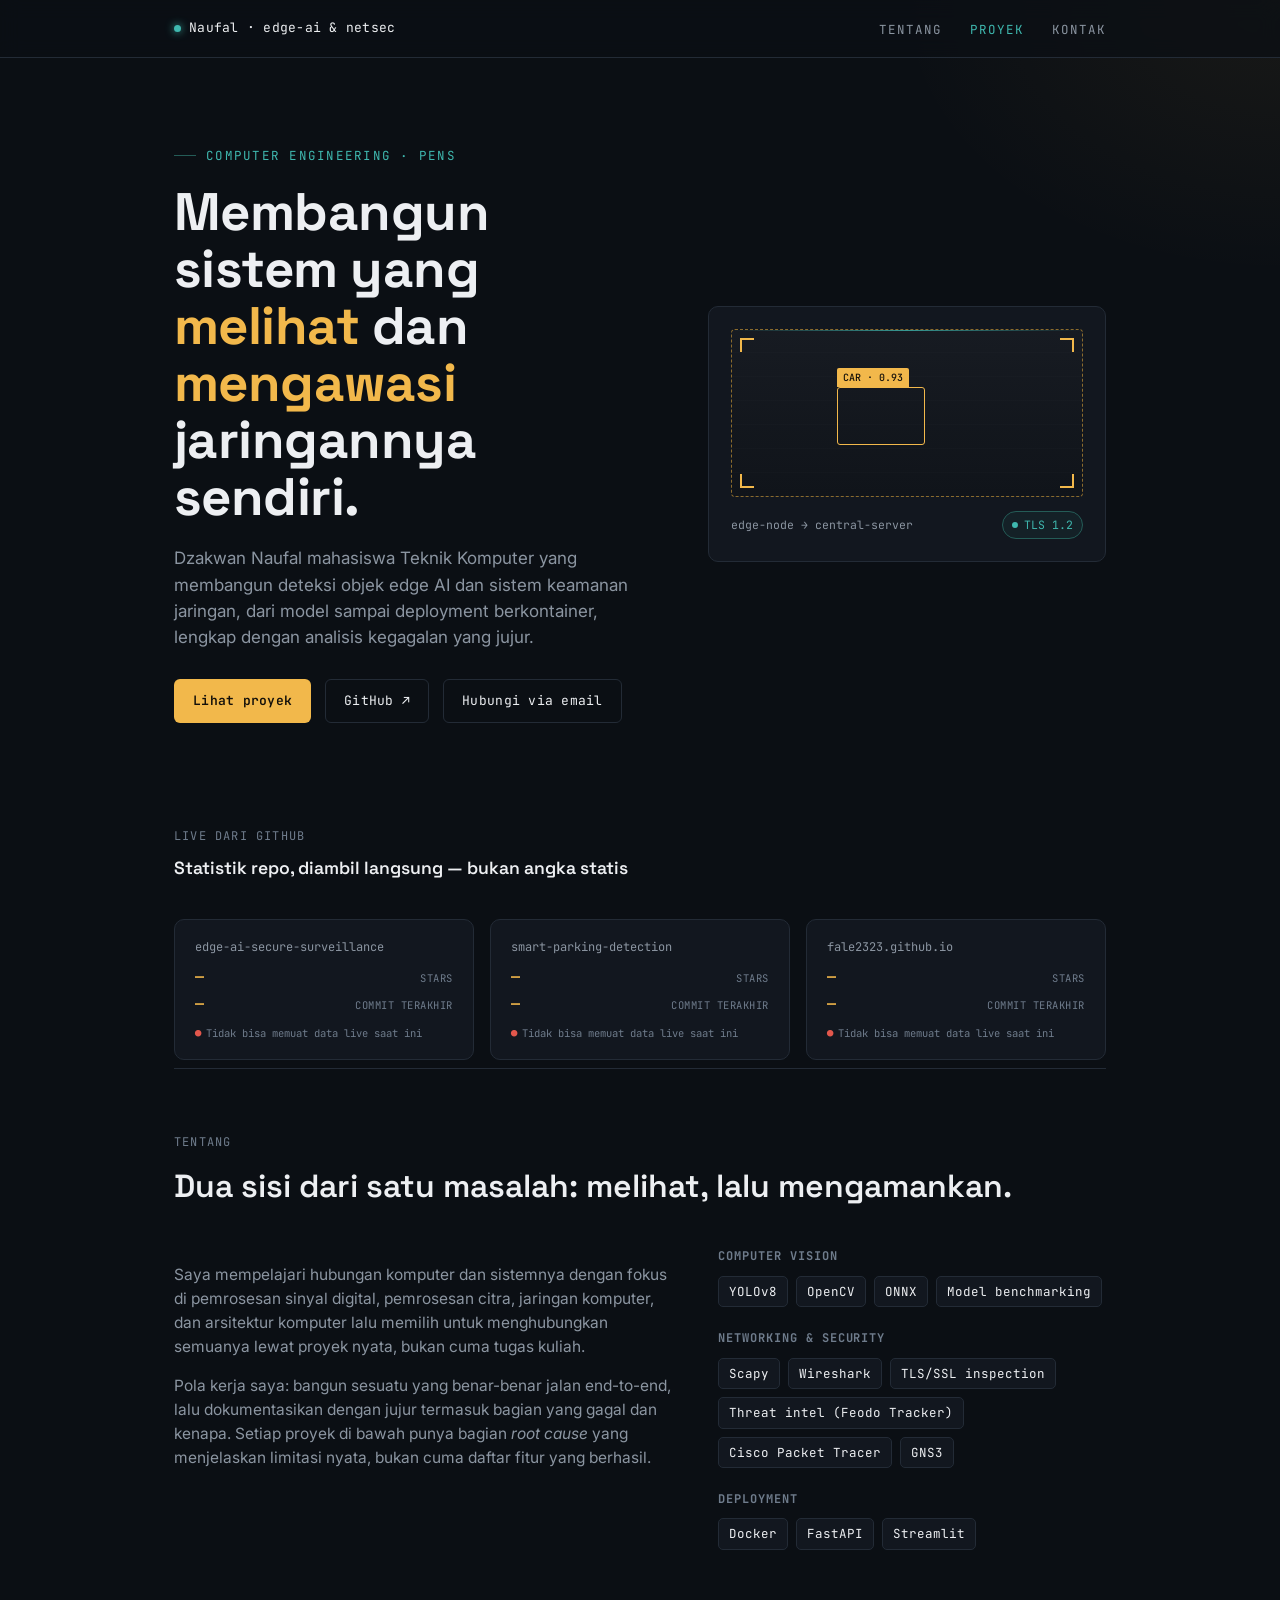
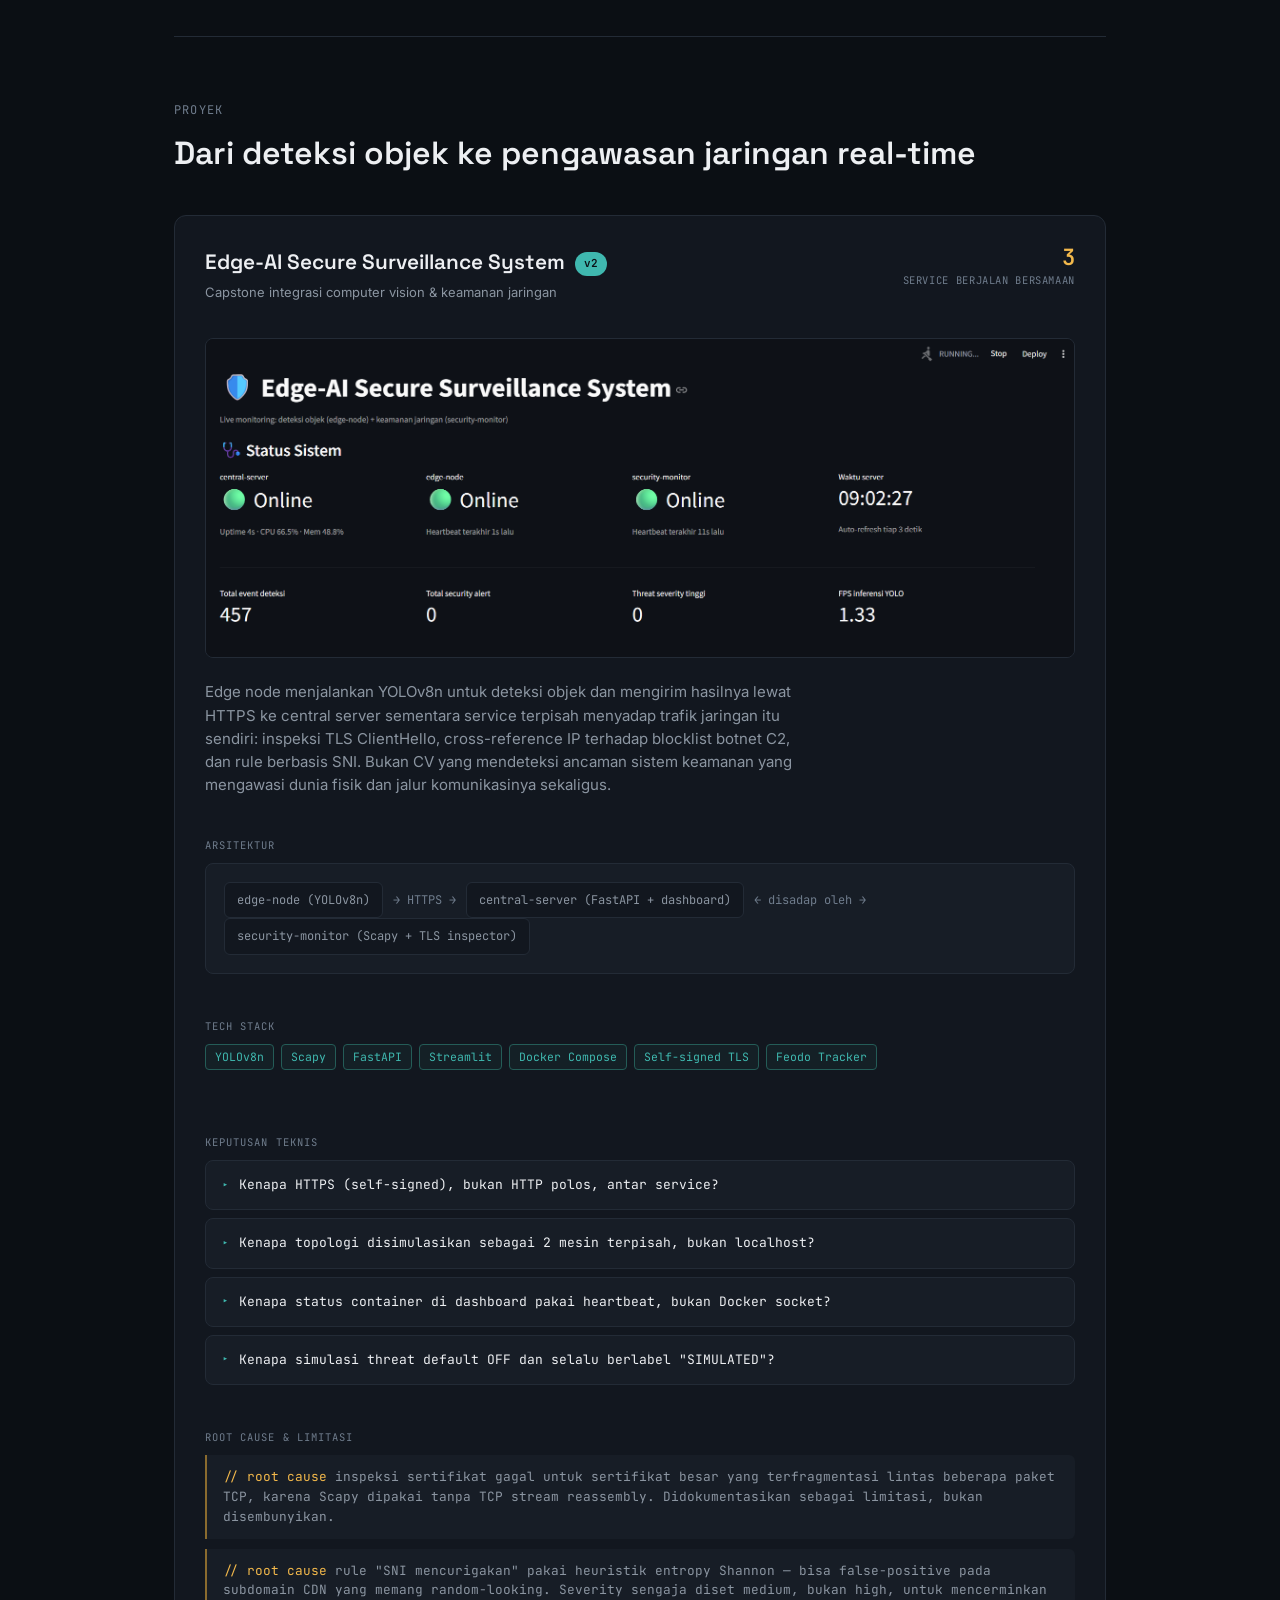
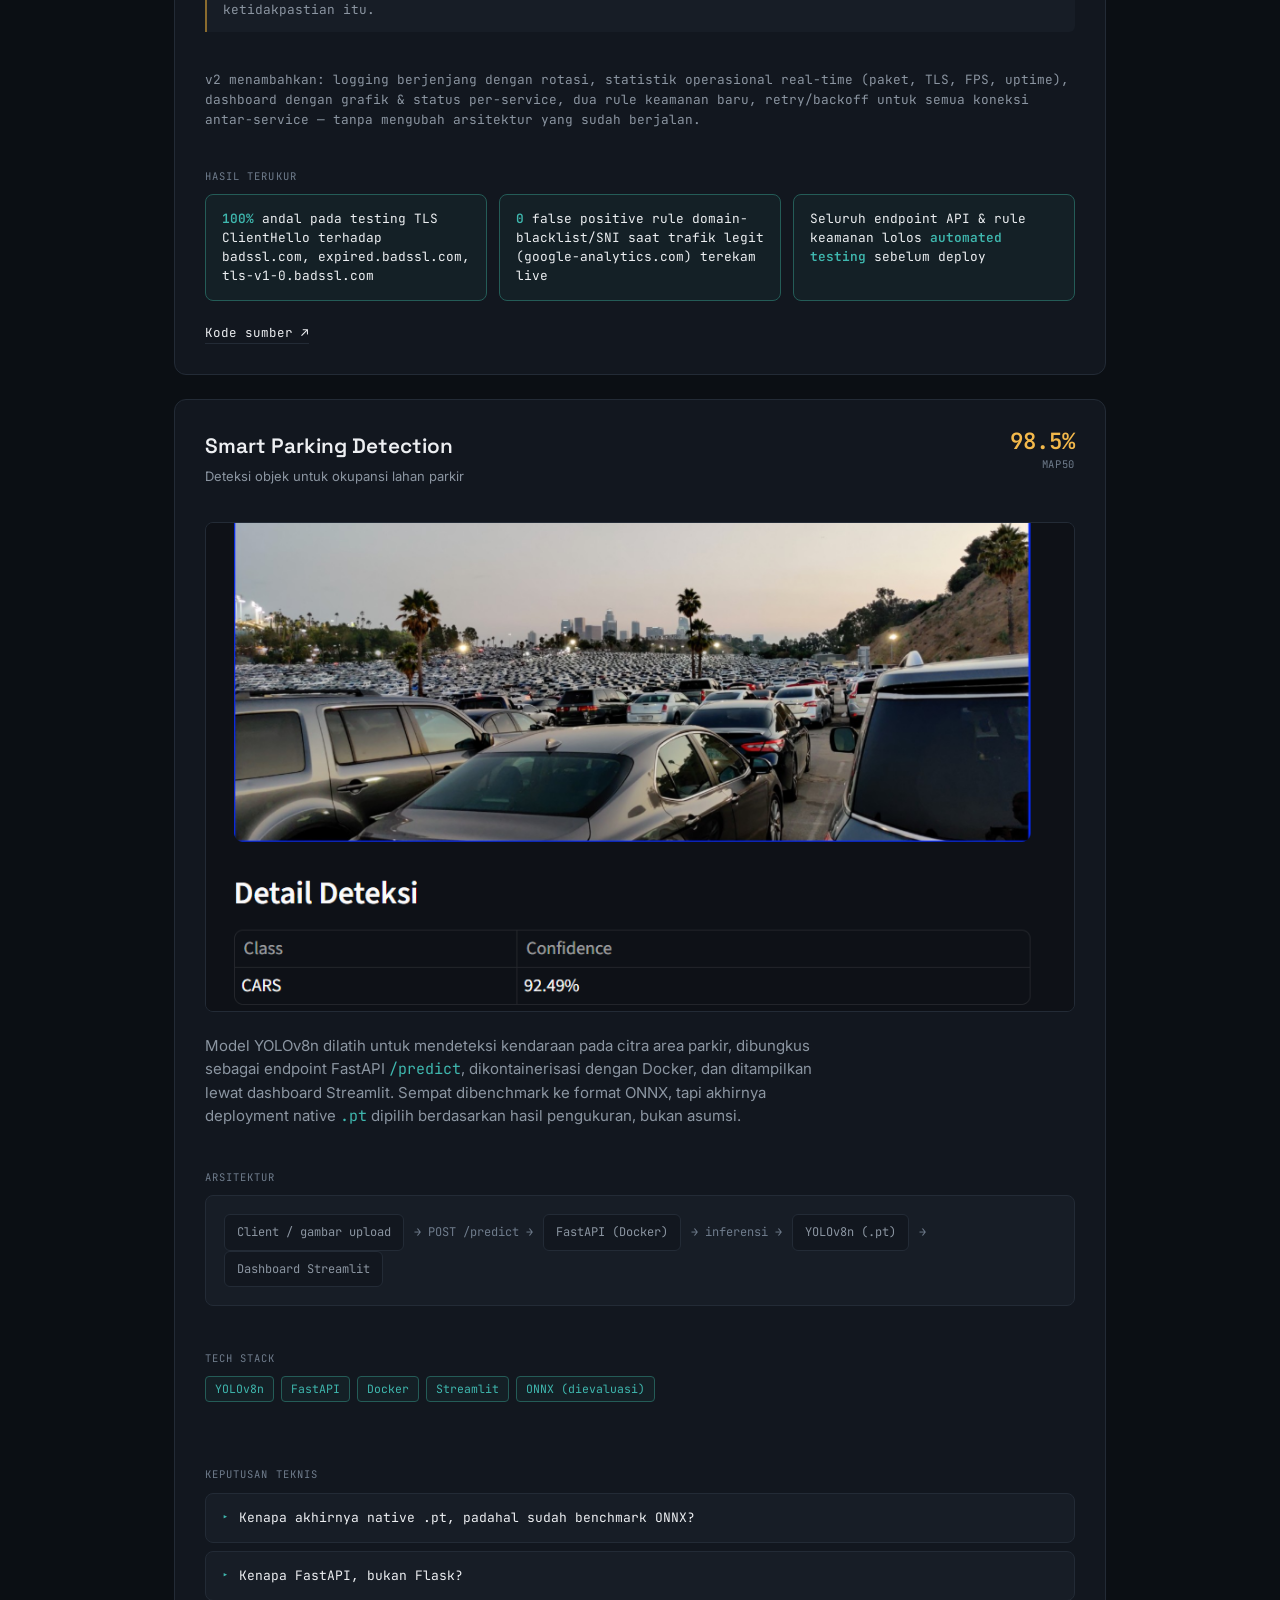
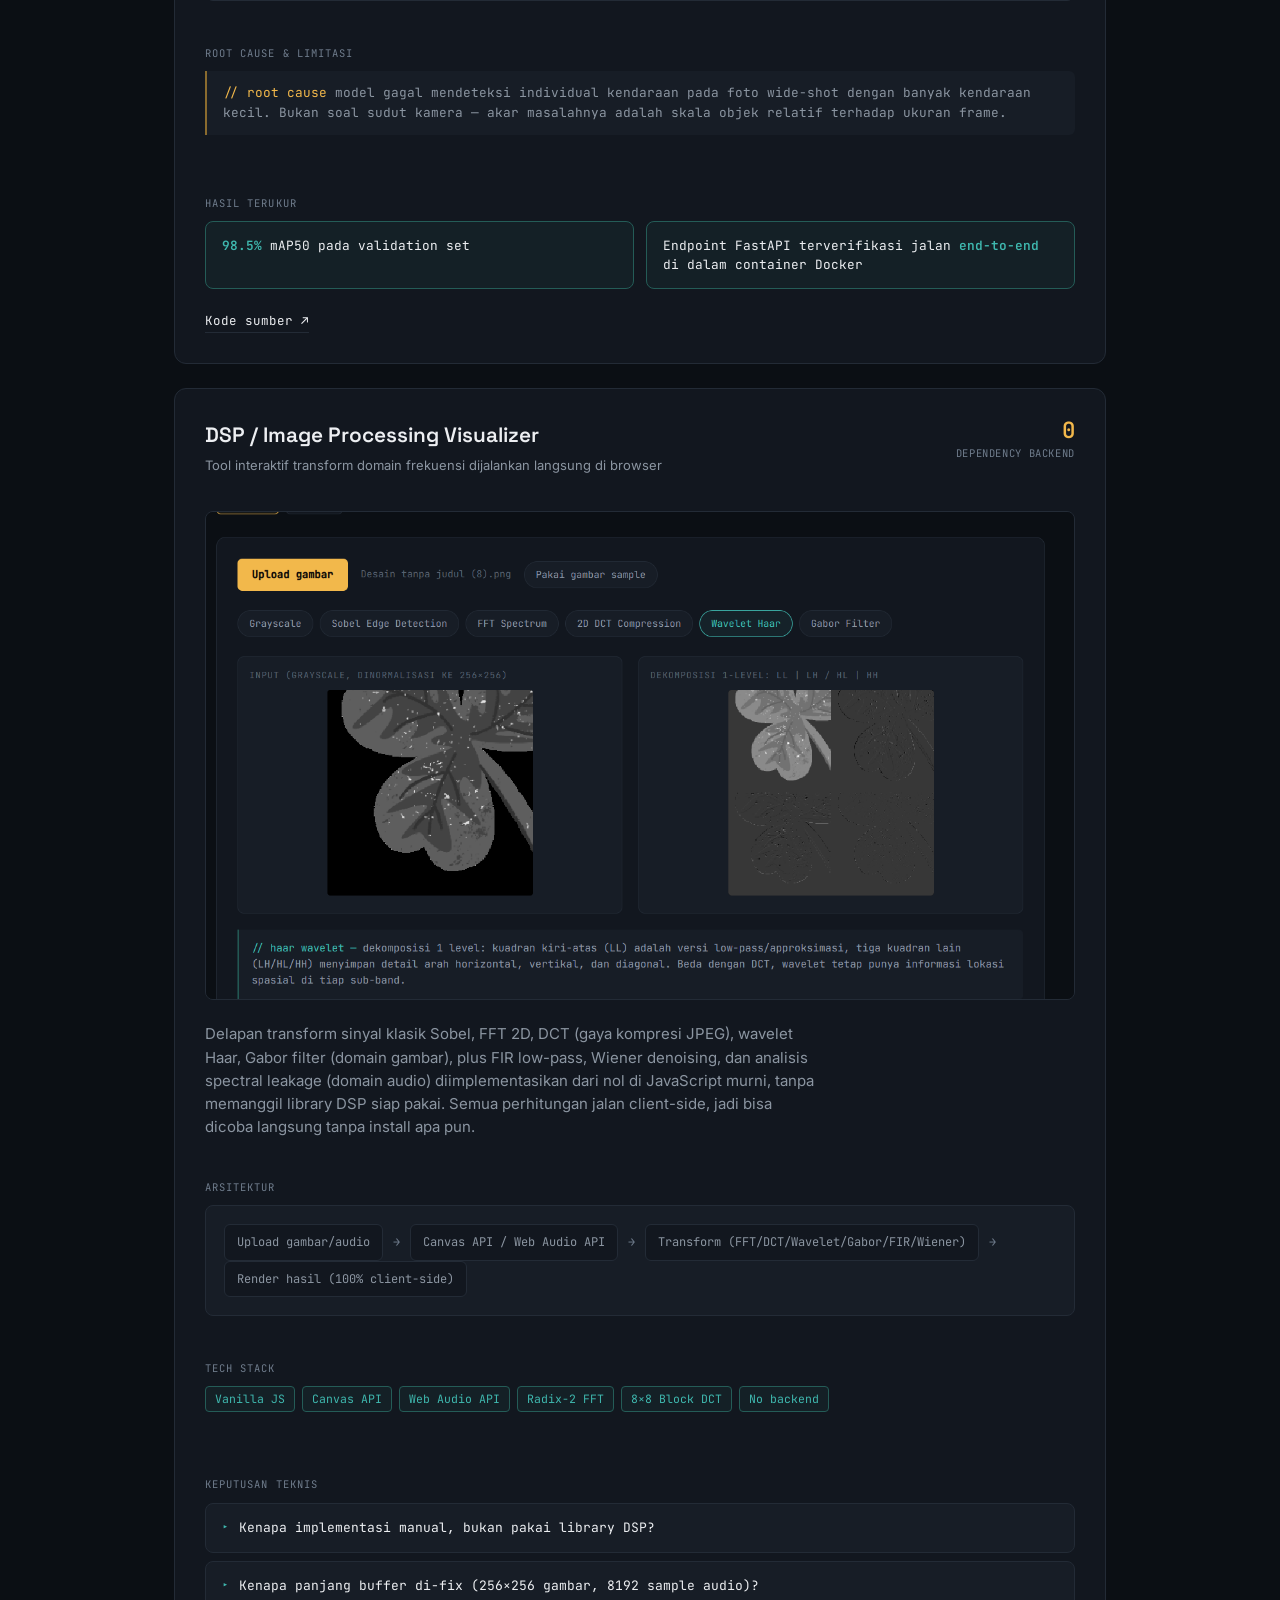
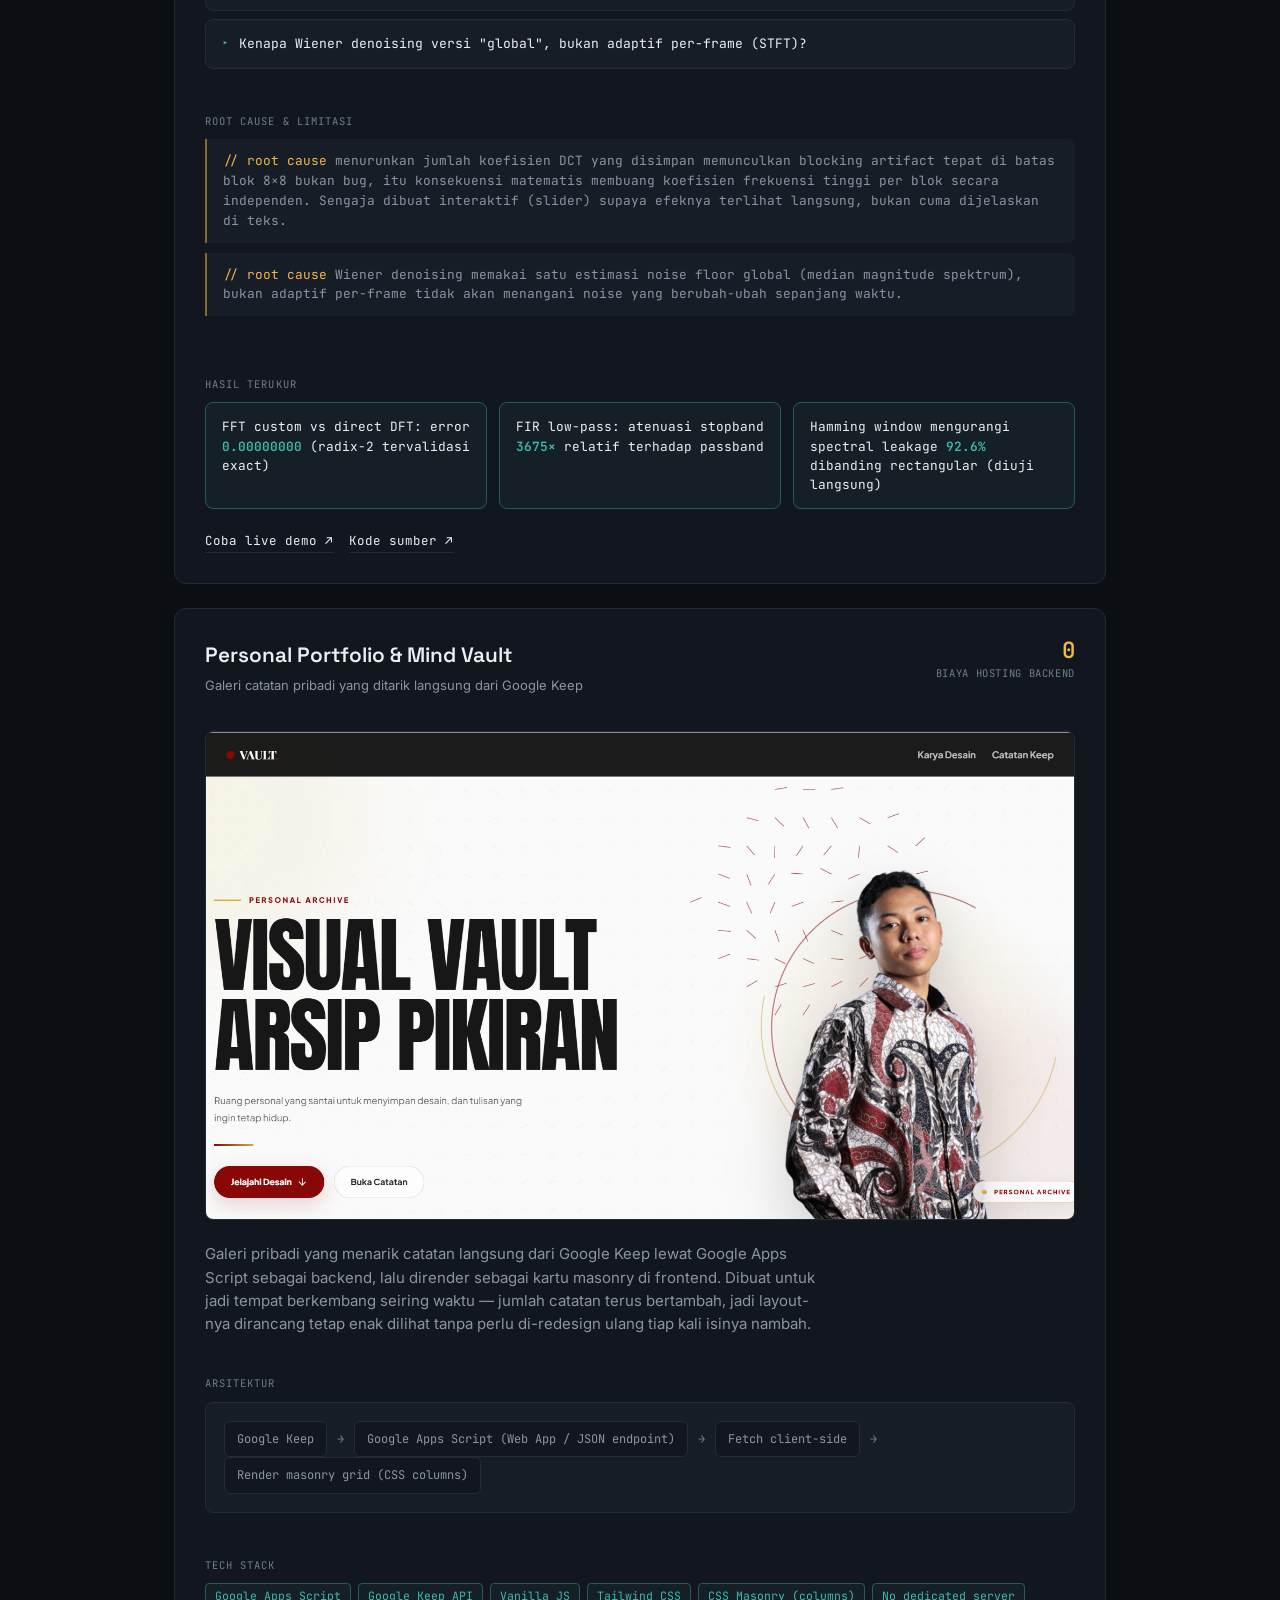
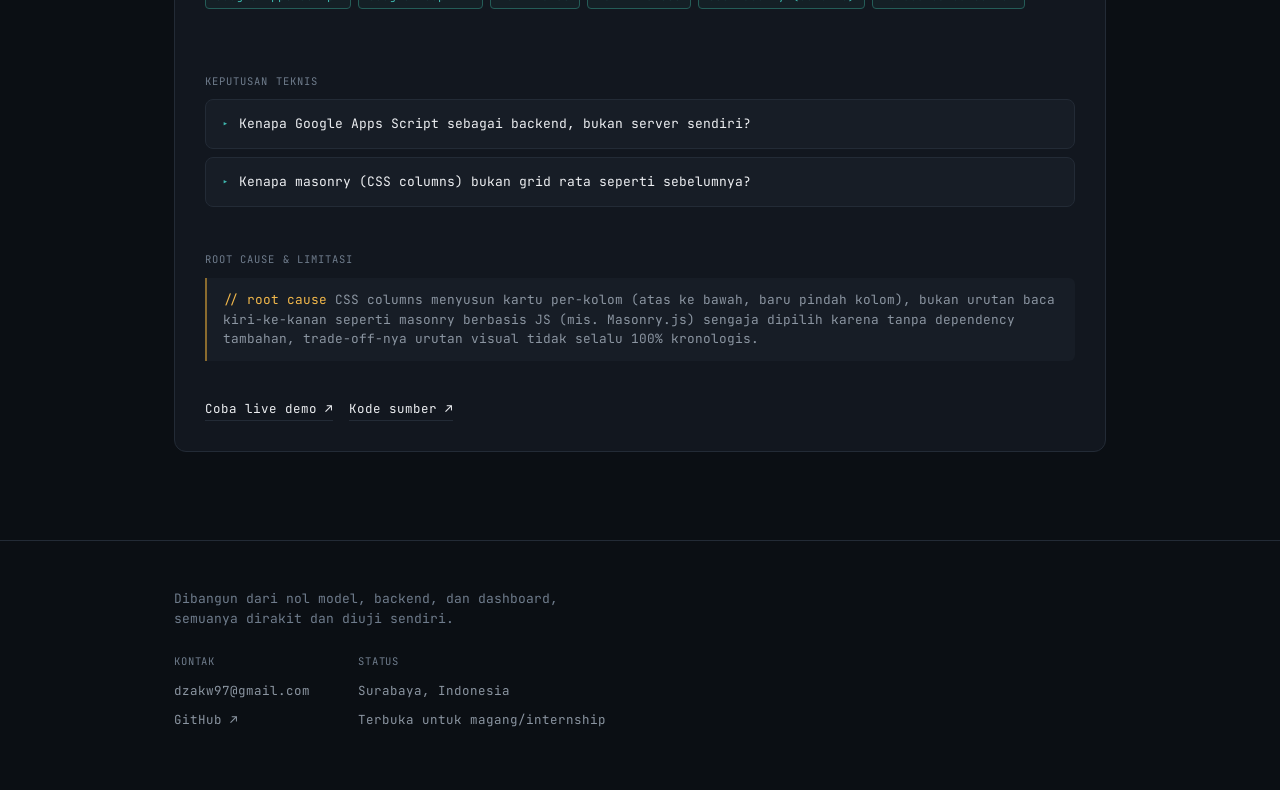
<file: index.html>
<!DOCTYPE html>
<html lang="id">
<head>
<meta charset="UTF-8">
<meta name="viewport" content="width=device-width, initial-scale=1.0">
<title>Dzakwan Naufal Computer Engineering / Edge AI &amp; Network Security</title>
<meta name="description" content="Portfolio Fale — Computer Engineering student. Proyek: deteksi objek edge AI dan sistem keamanan jaringan real-time.">
<link rel="canonical" href="https://fale2323.github.io/">
<link rel="icon" type="image/svg+xml" href="./assets/favicon.svg">

<!-- Open Graph -->
<meta property="og:type" content="website">
<meta property="og:title" content="Fale — Computer Engineering / Edge AI & Network Security">
<meta property="og:description" content="Proyek nyata: deteksi objek edge AI, sistem keamanan jaringan real-time, dan visualizer DSP interaktif — semua dengan root-cause analysis, bukan cuma daftar fitur.">
<meta property="og:url" content="https://fale2323.github.io/">
<meta property="og:image" content="https://fale2323.github.io/assets/edge-ai/hero.png">
<meta property="og:image:width" content="1824">
<meta property="og:image:height" content="671">
<meta property="og:site_name" content="Fale — Portfolio">
<meta property="og:locale" content="id_ID">

<!-- Twitter Card -->
<meta name="twitter:card" content="summary_large_image">
<meta name="twitter:title" content="Fale — Computer Engineering / Edge AI & Network Security">
<meta name="twitter:description" content="Proyek nyata: deteksi objek edge AI, sistem keamanan jaringan real-time, dan visualizer DSP interaktif.">
<meta name="twitter:image" content="https://fale2323.github.io/assets/edge-ai/hero.png">

<!-- Schema.org Person -->
<script type="application/ld+json">
{
  "@context": "https://schema.org",
  "@type": "Person",
  "name": "Fale",
  "url": "https://fale2323.github.io/",
  "jobTitle": "Computer Engineering Student",
  "affiliation": {
    "@type": "CollegeOrUniversity",
    "name": "Politeknik Elektronika Negeri Surabaya (PENS)"
  },
  "sameAs": ["https://github.com/fale2323"]
}
</script>
<link rel="preconnect" href="https://fonts.googleapis.com">
<link rel="preconnect" href="https://fonts.gstatic.com" crossorigin>
<link href="https://fonts.googleapis.com/css2?family=Space+Grotesk:wght@500;600;700&family=Inter:wght@400;500;600&family=JetBrains+Mono:wght@400;500&display=swap" rel="stylesheet">
<link rel="stylesheet" href="./assets/css/main.css">
</head>
<body>

<a href="#top" class="skip-link">Lewati ke konten utama</a>

<header class="nav">
  <div class="nav-inner">
    <a href="#top" class="nav-mark"><span class="dot"></span>Naufal · edge-ai & netsec</a>
    <button class="nav-toggle" id="nav-toggle" aria-expanded="false" aria-controls="nav-links-list" aria-label="Buka menu navigasi">
      <span class="nav-toggle-bar"></span><span class="nav-toggle-bar"></span><span class="nav-toggle-bar"></span>
    </button>
    <nav aria-label="Navigasi utama">
      <ul class="nav-links" id="nav-links-list">
        <li><a href="#about">Tentang</a></li>
        <li><a href="#projects">Proyek</a></li>
        <li><a href="#contact">Kontak</a></li>
      </ul>
    </nav>
  </div>
</header>

<main id="top" tabindex="-1">
  <div class="wrap">
    <section class="hero" style="border-top:none; padding-top:88px;">
      <div>
        <div class="eyebrow">Computer Engineering · PENS</div>
        <h1>Membangun sistem yang <span class="hl">melihat</span> dan <span class="hl">mengawasi</span> jaringannya sendiri.</h1>
        <p class="lede">Dzakwan Naufal mahasiswa Teknik Komputer yang membangun deteksi objek edge AI dan sistem keamanan jaringan, dari model sampai deployment berkontainer, lengkap dengan analisis kegagalan yang jujur.</p>
        <div class="hero-cta">
          <a class="btn btn-primary" href="#projects">Lihat proyek</a>
          <a class="btn btn-ghost" href="https://github.com/fale2323" target="_blank" rel="noopener">GitHub ↗</a>
          <a class="btn btn-ghost" href="mailto:dzakw97@gmail.com">Hubungi via email</a>
        </div>
      </div>

      <div class="signature" aria-hidden="true">
        <div class="sig-frame">
          <div class="sig-scan"></div>
          <span class="corner c-tl"></span><span class="corner c-tr"></span>
          <span class="corner c-bl"></span><span class="corner c-br"></span>
          <div class="sig-tag"></div>
        </div>
        <div class="sig-meta">
          <span>edge-node → central-server</span>
          <span class="sig-chip"><span class="dot"></span>TLS 1.2</span>
        </div>
      </div>
    </section>


    <section class="metrics-section reveal" aria-labelledby="live-metrics-heading">
      <div class="section-head">
        <div class="section-eyebrow">Live dari GitHub</div>
        <h2 class="section-title" id="live-metrics-heading" style="font-size:1.1rem;">Statistik repo, diambil langsung — bukan angka statis</h2>
      </div>
      <div class="metrics-grid" id="live-metrics-grid">
        <div class="metric-card" data-repo="fale2323/edge-ai-secure-surveillance">
          <div class="mc-name">edge-ai-secure-surveillance</div>
          <div class="mc-row"><span class="mc-val" data-field="stars">—</span><span class="mc-label">Stars</span></div>
          <div class="mc-row"><span class="mc-val" data-field="commit">—</span><span class="mc-label">Commit terakhir</span></div>
          <div class="mc-status" data-status aria-live="polite">memuat…</div>
        </div>
        <div class="metric-card" data-repo="fale2323/smart-parking-detection">
          <div class="mc-name">smart-parking-detection</div>
          <div class="mc-row"><span class="mc-val" data-field="stars">—</span><span class="mc-label">Stars</span></div>
          <div class="mc-row"><span class="mc-val" data-field="commit">—</span><span class="mc-label">Commit terakhir</span></div>
          <div class="mc-status" data-status aria-live="polite">memuat…</div>
        </div>
        <div class="metric-card" data-repo="fale2323/fale2323.github.io">
          <div class="mc-name">fale2323.github.io </div>
          <div class="mc-row"><span class="mc-val" data-field="stars">—</span><span class="mc-label">Stars</span></div>
          <div class="mc-row"><span class="mc-val" data-field="commit">—</span><span class="mc-label">Commit terakhir</span></div>
          <div class="mc-status" data-status aria-live="polite">memuat…</div>
        </div>
      </div>
    </section>

    <section id="about">
      <div class="section-head reveal">
        <div class="section-eyebrow">Tentang</div>
        <h2 class="section-title">Dua sisi dari satu masalah: melihat, lalu mengamankan.</h2>
      </div>
      <div class="about-grid">
        <div class="reveal">
          <p>Saya mempelajari hubungan komputer dan sistemnya dengan fokus di pemrosesan sinyal digital, pemrosesan citra, jaringan komputer, dan arsitektur komputer  lalu memilih untuk menghubungkan semuanya lewat proyek nyata, bukan cuma tugas kuliah.</p>
          <p>Pola kerja saya: bangun sesuatu yang benar-benar jalan end-to-end, lalu dokumentasikan dengan jujur termasuk bagian yang gagal dan kenapa. Setiap proyek di bawah punya bagian <em>root cause</em> yang menjelaskan limitasi nyata, bukan cuma daftar fitur yang berhasil.</p>
        </div>
        <div class="reveal">
          <div class="skill-block">
            <h4>Computer Vision</h4>
            <ul>
              <li>YOLOv8</li><li>OpenCV</li><li>ONNX</li><li>Model benchmarking</li>
            </ul>
            <h4>Networking &amp; Security</h4>
            <ul>
              <li>Scapy</li><li>Wireshark</li><li>TLS/SSL inspection</li><li>Threat intel (Feodo Tracker)</li><li>Cisco Packet Tracer</li><li>GNS3</li>
            </ul>
            <h4>Deployment</h4>
            <ul>
              <li>Docker</li><li>FastAPI</li><li>Streamlit</li>
            </ul>
          </div>
        </div>
      </div>
    </section>

    <section id="projects">
      <div class="section-head reveal">
        <div class="section-eyebrow">Proyek</div>
        <h2 class="section-title">Dari deteksi objek ke pengawasan jaringan real-time</h2>
      </div>

      <!-- Capstone: Edge-AI Secure Surveillance -->
      <article class="project reveal">
        <div class="project-top">
          <div>
            <h3 class="project-name">Edge-AI Secure Surveillance System<span class="v2-badge">v2</span></h3>
            <p class="project-role">Capstone integrasi computer vision &amp; keamanan jaringan</p>
          </div>
          <div class="metric">
            <div class="num">3</div>
            <div class="label">service berjalan bersamaan</div>
          </div>
        </div>

        <!-- 1. Hero Screenshot -->
        <div class="proj-sub">
          <div class="media-slot" data-ratio="wide">
            <img src="./assets/edge-ai/hero.png" alt="Screenshot dashboard Edge-AI Secure Surveillance panel status sistem menunjukkan ketiga service online, counter event, dan FPS inferensi" loading="lazy" width="1824" height="671">
          </div>
        </div>

        <!-- 2. Short Description -->
        <p class="project-desc">
          Edge node menjalankan YOLOv8n untuk deteksi objek dan mengirim hasilnya lewat HTTPS ke central server
          sementara service terpisah menyadap trafik jaringan itu sendiri: inspeksi TLS ClientHello, cross-reference
          IP terhadap blocklist botnet C2, dan rule berbasis SNI. Bukan CV yang mendeteksi ancaman sistem keamanan
          yang mengawasi dunia fisik dan jalur komunikasinya sekaligus.
        </p>

        <!-- 3. Architecture Diagram -->
        <div class="proj-sub">
          <div class="proj-sub-label">Arsitektur</div>
          <div class="arch-diagram" aria-label="Alur data 3 service">
            <span class="node">edge-node (YOLOv8n)</span><span class="arrow">→ HTTPS →</span>
            <span class="node">central-server (FastAPI + dashboard)</span>
            <span class="arrow">← disadap oleh →</span>
            <span class="node">security-monitor (Scapy + TLS inspector)</span>
          </div>
        </div>

        <!-- 5. Tech Stack -->
        <div class="proj-sub">
          <div class="proj-sub-label">Tech Stack</div>
          <div class="stack-row">
            <span>YOLOv8n</span><span>Scapy</span><span>FastAPI</span><span>Streamlit</span>
            <span>Docker Compose</span><span>Self-signed TLS</span><span>Feodo Tracker</span>
          </div>
        </div>

        <!-- 6. Engineering Decisions -->
        <div class="proj-sub">
          <div class="proj-sub-label">Keputusan Teknis</div>
          <div class="decisions">
            <details>
              <summary>Kenapa HTTPS (self-signed), bukan HTTP polos, antar service?</summary>
              <div class="decision-body">Supaya security-monitor punya trafik TLS <em>asli</em> untuk diinspeksi ClientHello, cipher suite, SNI — bukan simulasi. Trade-off: perlu setup sertifikat self-signed dan security-monitor harus bisa membaca ClientHello tanpa decrypt isi payload-nya.</div>
            </details>
            <details>
              <summary>Kenapa topologi disimulasikan sebagai 2 mesin terpisah, bukan localhost?</summary>
              <div class="decision-body">Trafik antar container lewat Docker network jauh lebih realistis untuk disadap dibanding komunikasi dalam satu proses/localhost — supaya network_monitor.py benar-benar menangkap paket TCP/TLS sungguhan, bukan loopback yang perilakunya berbeda.</div>
            </details>
            <details>
              <summary>Kenapa status container di dashboard pakai heartbeat, bukan Docker socket?</summary>
              <div class="decision-body">Akses ke /var/run/docker.sock butuh privilege tambahan dan mengubah arsitektur container (mount socket = permukaan serangan lebih besar). Heartbeat self-report tiap service ke central-server cukup untuk menunjukkan status online/stale tanpa privilege ekstra.</div>
            </details>
            <details>
              <summary>Kenapa simulasi threat default OFF dan selalu berlabel "SIMULATED"?</summary>
              <div class="decision-body">Fitur demo (SIMULATE_THREATS) sengaja dibuat eksplisit dan tidak pernah menyamar sebagai temuan asli — bahkan di file log. Prioritasnya: dashboard tidak boleh pernah menyesatkan soal apa yang beneran terdeteksi vs apa yang cuma demo.</div>
            </details>
          </div>
        </div>

        <!-- 7. Root Cause -->
        <div class="proj-sub">
          <div class="proj-sub-label">Root Cause &amp; Limitasi</div>
          <div class="rootcause-wrap">
            <div class="rootcause"><span class="k">// root cause</span> inspeksi sertifikat gagal untuk sertifikat besar yang terfragmentasi lintas beberapa paket TCP, karena Scapy dipakai tanpa TCP stream reassembly. Didokumentasikan sebagai limitasi, bukan disembunyikan.</div>
            <div class="rootcause"><span class="k">// root cause</span> rule "SNI mencurigakan" pakai heuristik entropy Shannon — bisa false-positive pada subdomain CDN yang memang random-looking. Severity sengaja diset medium, bukan high, untuk mencerminkan ketidakpastian itu.</div>
          </div>
          <button type="button" class="rootcause-toggle" aria-expanded="false">Baca analisis lengkap <span class="rt-arrow">↓</span></button>
        </div>

        <p style="font-family: var(--mono); font-size: 12.8px; color: var(--text-muted); margin: 0 0 16px;">
          v2 menambahkan: logging berjenjang dengan rotasi, statistik operasional real-time (paket, TLS, FPS, uptime),
          dashboard dengan grafik &amp; status per-service, dua rule keamanan baru, retry/backoff untuk semua koneksi antar-service —
          tanpa mengubah arsitektur yang sudah berjalan.
        </p>

        <!-- Project Outcomes -->
        <div class="proj-sub">
          <div class="proj-sub-label">Hasil Terukur</div>
          <div class="outcomes-grid">
            <div class="outcome-card"><div class="oc-text"><span class="hl">100%</span> andal pada testing TLS ClientHello terhadap badssl.com, expired.badssl.com, tls-v1-0.badssl.com</div></div>
            <div class="outcome-card"><div class="oc-text"><span class="hl">0</span> false positive rule domain-blacklist/SNI saat trafik legit (google-analytics.com) terekam live</div></div>
            <div class="outcome-card"><div class="oc-text">Seluruh endpoint API &amp; rule keamanan lolos <span class="hl">automated testing</span> sebelum deploy</div></div>
          </div>
        </div>

        <!-- 8. GitHub -->
        <div class="project-links">
          <a href="https://github.com/fale2323/edge-ai-secure-surveillance" target="_blank" rel="noopener">Kode sumber ↗</a>
        </div>
      </article>

      <!-- Smart Parking Detection -->
      <article class="project reveal">
        <div class="project-top">
          <div>
            <h3 class="project-name">Smart Parking Detection</h3>
            <p class="project-role">Deteksi objek untuk okupansi lahan parkir</p>
          </div>
          <div class="metric">
            <div class="num">98.5%</div>
            <div class="label">mAP50</div>
          </div>
        </div>

        <!-- 1. Hero Screenshot (placeholder — belum ada capture) -->
        <div class="proj-sub">
          <div class="media-slot" data-ratio="16-9">
            <img src="./assets/smart-parking/hero.png" alt="Screenshot dashboard Smart Parking Detection" loading="lazy"
                 onerror="this.style.display='none'; this.nextElementSibling.style.display='flex';">
            <div class="media-placeholder" style="display:none;">
              <span class="icon">🖼</span>
              <span>Screenshot belum diupload otomatis muncul begitu file ditambahkan</span>
              <code>assets/smart-parking/hero.png</code>
            </div>
          </div>
        </div>

        <!-- 2. Short Description -->
        <p class="project-desc">
          Model YOLOv8n dilatih untuk mendeteksi kendaraan pada citra area parkir, dibungkus sebagai endpoint FastAPI
          <code style="font-family:var(--mono); color:var(--teal);">/predict</code>, dikontainerisasi dengan Docker,
          dan ditampilkan lewat dashboard Streamlit. Sempat dibenchmark ke format ONNX, tapi akhirnya deployment
          native <code style="font-family:var(--mono); color:var(--teal);">.pt</code> dipilih berdasarkan hasil pengukuran, bukan asumsi.
        </p>

        <!-- 3. Architecture Diagram -->
        <div class="proj-sub">
          <div class="proj-sub-label">Arsitektur</div>
          <div class="arch-diagram" aria-label="Alur permintaan deteksi">
            <span class="node">Client / gambar upload</span><span class="arrow">→ POST /predict →</span>
            <span class="node">FastAPI (Docker)</span><span class="arrow">→ inferensi →</span>
            <span class="node">YOLOv8n (.pt)</span><span class="arrow">→</span>
            <span class="node">Dashboard Streamlit</span>
          </div>
        </div>

        <!-- 5. Tech Stack -->
        <div class="proj-sub">
          <div class="proj-sub-label">Tech Stack</div>
          <div class="stack-row">
            <span>YOLOv8n</span><span>FastAPI</span><span>Docker</span><span>Streamlit</span><span>ONNX (dievaluasi)</span>
          </div>
        </div>

        <!-- 6. Engineering Decisions -->
        <div class="proj-sub">
          <div class="proj-sub-label">Keputusan Teknis</div>
          <div class="decisions">
            <details>
              <summary>Kenapa akhirnya native .pt, padahal sudah benchmark ONNX?</summary>
              <div class="decision-body">ONNX dievaluasi untuk potensi speedup inferensi, tapi hasil benchmark menunjukkan overhead konversi tidak sebanding dengan gain di skala penggunaan proyek ini. Keputusan diambil dari data pengukuran, bukan asumsi bahwa "ONNX pasti lebih cepat".</div>
            </details>
            <details>
              <summary>Kenapa FastAPI, bukan Flask?</summary>
              <div class="decision-body">Validasi request otomatis lewat Pydantic dan dukungan async bawaan pola yang sama juga dipakai lagi di central-server pada proyek capstone, jadi konsisten di seluruh portfolio.</div>
            </details>
          </div>
        </div>

        <!-- 7. Root Cause -->
        <div class="proj-sub">
          <div class="proj-sub-label">Root Cause &amp; Limitasi</div>
          <div class="rootcause-wrap">
            <div class="rootcause"><span class="k">// root cause</span> model gagal mendeteksi individual kendaraan pada foto wide-shot dengan banyak kendaraan kecil. Bukan soal sudut kamera — akar masalahnya adalah skala objek relatif terhadap ukuran frame.</div>
          </div>
          <button type="button" class="rootcause-toggle" aria-expanded="false">Baca analisis lengkap <span class="rt-arrow">↓</span></button>
        </div>

        <!-- Project Outcomes -->
        <div class="proj-sub">
          <div class="proj-sub-label">Hasil Terukur</div>
          <div class="outcomes-grid">
            <div class="outcome-card"><div class="oc-text"><span class="hl">98.5%</span> mAP50 pada validation set</div></div>
            <div class="outcome-card"><div class="oc-text">Endpoint FastAPI terverifikasi jalan <span class="hl">end-to-end</span> di dalam container Docker</div></div>
          </div>
        </div>

        <!-- 8. GitHub -->
        <div class="project-links">
          <a href="https://github.com/fale2323/smart-parking-detection" target="_blank" rel="noopener">Kode sumber ↗</a>
        </div>
      </article>

      <!-- DSP / Image Processing Visualizer -->
      <article class="project reveal">
        <div class="project-top">
          <div>
            <h3 class="project-name">DSP / Image Processing Visualizer</h3>
            <p class="project-role">Tool interaktif transform domain frekuensi dijalankan langsung di browser</p>
          </div>
          <div class="metric">
            <div class="num">0</div>
            <div class="label">dependency backend</div>
          </div>
        </div>

        <!-- 1. Hero Screenshot (placeholder — belum ada capture) -->
        <div class="proj-sub">
          <div class="media-slot" data-ratio="16-9">
            <img src="./assets/dsp/hero.png" alt="Screenshot DSP Visualizer menampilkan transform gambar dan audio" loading="lazy"
                 onerror="this.style.display='none'; this.nextElementSibling.style.display='flex';">
            <div class="media-placeholder" style="display:none;">
              <span class="icon">🖼</span>
              <span>Screenshot belum diupload otomatis muncul begitu file ditambahkan</span>
              <code>assets/dsp/hero.png</code>
            </div>
          </div>
        </div>

        <!-- 2. Short Description -->
        <p class="project-desc">
          Delapan transform sinyal klasik Sobel, FFT 2D, DCT (gaya kompresi JPEG), wavelet Haar, Gabor filter (domain gambar),
          plus FIR low-pass, Wiener denoising, dan analisis spectral leakage (domain audio) diimplementasikan dari nol
          di JavaScript murni, tanpa memanggil library DSP siap pakai. Semua perhitungan jalan client-side, jadi bisa
          dicoba langsung tanpa install apa pun.
        </p>

        <!-- 3. Architecture Diagram -->
        <div class="proj-sub">
          <div class="proj-sub-label">Arsitektur</div>
          <div class="arch-diagram" aria-label="Alur pemrosesan sinyal di browser">
            <span class="node">Upload gambar/audio</span><span class="arrow">→</span>
            <span class="node">Canvas API / Web Audio API</span><span class="arrow">→</span>
            <span class="node">Transform (FFT/DCT/Wavelet/Gabor/FIR/Wiener)</span><span class="arrow">→</span>
            <span class="node">Render hasil (100% client-side)</span>
          </div>
        </div>

        <!-- 4. GIF Demo -->
        <!-- 5. Tech Stack -->
        <div class="proj-sub">
          <div class="proj-sub-label">Tech Stack</div>
          <div class="stack-row">
            <span>Vanilla JS</span><span>Canvas API</span><span>Web Audio API</span><span>Radix-2 FFT</span><span>8×8 Block DCT</span><span>No backend</span>
          </div>
        </div>

        <!-- 6. Engineering Decisions -->
        <div class="proj-sub">
          <div class="proj-sub-label">Keputusan Teknis</div>
          <div class="decisions">
            <details>
              <summary>Kenapa implementasi manual, bukan pakai library DSP?</summary>
              <div class="decision-body">Supaya bisa jalan 100% client-side tanpa backend (bisa langsung di-host di GitHub Pages sebagai live demo), dan supaya pemahaman matematikanya bisa dibuktikan langsung dari kode bukan cuma "saya tahu cara pakai library X".</div>
            </details>
            <details>
              <summary>Kenapa panjang buffer di-fix (256×256 gambar, 8192 sample audio)?</summary>
              <div class="decision-body">Radix-2 FFT butuh panjang input pangkat 2. Trade-off-nya: gambar/audio besar otomatis di-downsample ke ukuran kerja tetap, demi performa yang konsisten di semua device bukan performa terbaik untuk file besar.</div>
            </details>
            <details>
              <summary>Kenapa Wiener denoising versi "global", bukan adaptif per-frame (STFT)?</summary>
              <div class="decision-body">Wiener filter adaptif per-frame (overlap-add STFT) jauh lebih kompleks untuk didemokan interaktif di browser. Versi global (satu estimasi noise floor untuk seluruh sinyal) cukup untuk menunjukkan prinsipnya limitasinya didokumentasikan eksplisit, bukan disamarkan seolah setara software profesional.</div>
            </details>
          </div>
        </div>

        <!-- 7. Root Cause -->
        <div class="proj-sub">
          <div class="proj-sub-label">Root Cause &amp; Limitasi</div>
          <div class="rootcause-wrap">
            <div class="rootcause"><span class="k">// root cause</span> menurunkan jumlah koefisien DCT yang disimpan memunculkan blocking artifact tepat di batas blok 8×8 bukan bug, itu konsekuensi matematis membuang koefisien frekuensi tinggi per blok secara independen. Sengaja dibuat interaktif (slider) supaya efeknya terlihat langsung, bukan cuma dijelaskan di teks.</div>
            <div class="rootcause"><span class="k">// root cause</span> Wiener denoising memakai satu estimasi noise floor global (median magnitude spektrum), bukan adaptif per-frame tidak akan menangani noise yang berubah-ubah sepanjang waktu.</div>
          </div>
          <button type="button" class="rootcause-toggle" aria-expanded="false">Baca analisis lengkap <span class="rt-arrow">↓</span></button>
        </div>

        <!-- Project Outcomes -->
        <div class="proj-sub">
          <div class="proj-sub-label">Hasil Terukur</div>
          <div class="outcomes-grid">
            <div class="outcome-card"><div class="oc-text">FFT custom vs direct DFT: error <span class="hl">0.00000000</span> (radix-2 tervalidasi exact)</div></div>
            <div class="outcome-card"><div class="oc-text">FIR low-pass: atenuasi stopband <span class="hl">3675×</span> relatif terhadap passband</div></div>
            <div class="outcome-card"><div class="oc-text">Hamming window mengurangi spectral leakage <span class="hl">92.6%</span> dibanding rectangular (diuji langsung)</div></div>
          </div>
        </div>

        <!-- 8. GitHub -->
        <div class="project-links">
          <a href="./dsp/" target="_blank" rel="noopener">Coba live demo ↗</a>
          <a href="https://github.com/fale2323/fale2323.github.io/tree/main/dsp" target="_blank" rel="noopener">Kode sumber ↗</a>
        </div>
      </article>

      <!-- Personal Portfolio & Mind Vault -->
      <article class="project reveal">
        <div class="project-top">
          <div>
            <h3 class="project-name">Personal Portfolio &amp; Mind Vault</h3>
            <p class="project-role">Galeri catatan pribadi yang ditarik langsung dari Google Keep</p>
          </div>
          <div class="metric">
            <div class="num">0</div>
            <div class="label">biaya hosting backend</div>
          </div>
        </div>

        <!-- 1. Hero Screenshot (placeholder — belum ada capture) -->
        <div class="proj-sub">
          <div class="media-slot" data-ratio="16-9">
            <img src="./assets/vault/hero.png" alt="Screenshot galeri Mind Vault menampilkan kartu catatan dari Google Keep" loading="lazy"
                 onerror="this.style.display='none'; this.nextElementSibling.style.display='flex';">
            <div class="media-placeholder" style="display:none;">
              <span class="icon">🖼</span>
              <span>Screenshot belum diupload otomatis muncul begitu file ditambahkan</span>
              <code>assets/vault/hero.png</code>
            </div>
          </div>
        </div>

        <!-- 2. Short Description -->
        <p class="project-desc">
          Galeri pribadi yang menarik catatan langsung dari Google Keep lewat Google Apps Script sebagai backend,
          lalu dirender sebagai kartu masonry di frontend. Dibuat untuk jadi tempat berkembang seiring waktu — jumlah
          catatan terus bertambah, jadi layout-nya dirancang tetap enak dilihat tanpa perlu di-redesign ulang tiap kali
          isinya nambah.
        </p>

        <!-- 3. Architecture Diagram -->
        <div class="proj-sub">
          <div class="proj-sub-label">Arsitektur</div>
          <div class="arch-diagram" aria-label="Alur data dari Google Keep ke galeri">
            <span class="node">Google Keep</span><span class="arrow">→</span>
            <span class="node">Google Apps Script (Web App / JSON endpoint)</span><span class="arrow">→</span>
            <span class="node">Fetch client-side</span><span class="arrow">→</span>
            <span class="node">Render masonry grid (CSS columns)</span>
          </div>
        </div>

        <!-- 5. Tech Stack -->
        <div class="proj-sub">
          <div class="proj-sub-label">Tech Stack</div>
          <div class="stack-row">
            <span>Google Apps Script</span><span>Google Keep API</span><span>Vanilla JS</span><span>Tailwind CSS</span><span>CSS Masonry (columns)</span><span>No dedicated server</span>
          </div>
        </div>

        <!-- 6. Engineering Decisions -->
        <div class="proj-sub">
          <div class="proj-sub-label">Keputusan Teknis</div>
          <div class="decisions">
            <details>
              <summary>Kenapa Google Apps Script sebagai backend, bukan server sendiri?</summary>
              <div class="decision-body">Apps Script bisa langsung baca Google Keep tanpa server terpisah, tanpa biaya hosting, dan cukup untuk trafik personal. Trade-off-nya: cold start lebih lambat dibanding backend dedicated, tapi cocok untuk skala proyek portofolio.</div>
            </details>
            <details>
              <summary>Kenapa masonry (CSS columns) bukan grid rata seperti sebelumnya?</summary>
              <div class="decision-body">Grid dengan tinggi baris seragam bikin semua kartu terlihat monoton begitu jumlah catatan bertambah banyak. CSS columns bikin tinggi kartu mengikuti panjang isi masing-masing catatan, jadi tetap enak dipindai walau kontennya terus tumbuh.</div>
            </details>
          </div>
        </div>

        <!-- 7. Root Cause -->
        <div class="proj-sub">
          <div class="proj-sub-label">Root Cause &amp; Limitasi</div>
          <div class="rootcause-wrap">
            <div class="rootcause"><span class="k">// root cause</span> CSS columns menyusun kartu per-kolom (atas ke bawah, baru pindah kolom), bukan urutan baca kiri-ke-kanan seperti masonry berbasis JS (mis. Masonry.js) sengaja dipilih karena tanpa dependency tambahan, trade-off-nya urutan visual tidak selalu 100% kronologis.</div>
          </div>
        </div>

        <!-- 8. GitHub -->
        <div class="project-links">
          <a href="./vault/" target="_blank" rel="noopener">Coba live demo ↗</a>
          <a href="https://github.com/fale2323/fale2323.github.io/tree/main/vault" target="_blank" rel="noopener">Kode sumber ↗</a>
        </div>
      </article>
    </section>
  </div>

  <footer id="contact">
    <div class="wrap">
      <p class="footer-tagline">Dibangun dari nol model, backend, dan dashboard, semuanya dirakit dan diuji sendiri.</p>
      <div class="footer-grid">
        <div class="footer-col">
          <div class="footer-col-label">Kontak</div>
          <a href="mailto:dzakw97@gmail.com">dzakw97@gmail.com</a>
          <a href="https://github.com/fale2323" target="_blank" rel="noopener">GitHub ↗</a>
          <!-- Tambahkan LinkedIn/Resume di sini jika sudah punya link-nya, lihat tutorial di bawah -->
          <!-- <a href="https://linkedin.com/in/username" target="_blank" rel="noopener">LinkedIn ↗</a> -->
          <!-- <a href="./assets/cv.pdf" target="_blank" rel="noopener">Resume (PDF) ↗</a> -->
        </div>
        <div class="footer-col">
          <div class="footer-col-label">Status</div>
          <span>Surabaya, Indonesia</span>
          <span>Terbuka untuk magang/internship</span>
        </div>
      </div>
    </div>
  </footer>
</main>



<script src="./assets/js/main.js" defer></script>
</body>
</html>
</file>
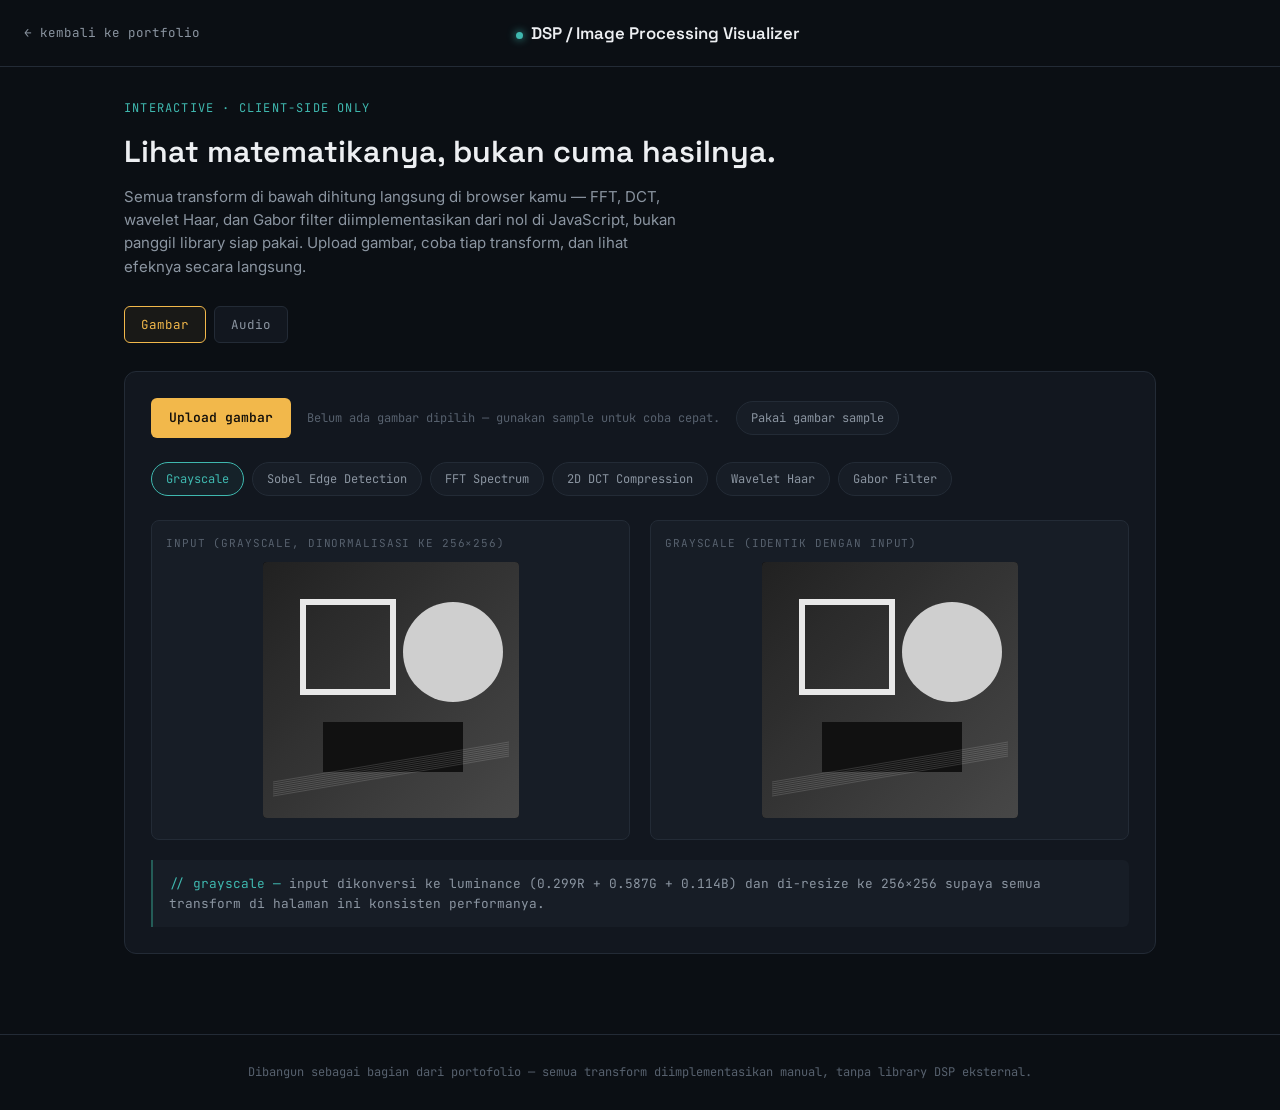
<file: dsp/index.html>
<!DOCTYPE html>
<html lang="id">
<head>
<meta charset="UTF-8">
<meta name="viewport" content="width=device-width, initial-scale=1.0">
<title>DSP Visualizer — Fale</title>
<meta name="description" content="Visualisasi interaktif transform domain frekuensi: Sobel, FFT, DCT, Wavelet Haar, Gabor filter. Semua dihitung langsung di browser.">
<link rel="preconnect" href="https://fonts.googleapis.com">
<link href="https://fonts.googleapis.com/css2?family=Space+Grotesk:wght@500;600;700&family=Inter:wght@400;500;600&family=JetBrains+Mono:wght@400;500&display=swap" rel="stylesheet">
<style>
  :root{
    --bg: #0B0F14; --surface: #12171F; --surface-2: #171D26; --hairline: #232B36;
    --text: #EDEFF2; --text-muted: #8B95A1; --text-faint: #57616E;
    --amber: #F2B84B; --amber-dim: #8A6B2E; --teal: #3FB8AF; --teal-dim: #245C57;
    --display: 'Space Grotesk', sans-serif; --body: 'Inter', sans-serif; --mono: 'JetBrains Mono', ui-monospace, monospace;
  }
  *{ box-sizing:border-box; }
  body{ margin:0; background:var(--bg); color:var(--text); font-family:var(--body); line-height:1.55; }
  ::selection{ background:var(--amber); color:#14100a; }
  :focus-visible{ outline:2px solid var(--amber); outline-offset:2px; }
  a{ color:var(--teal); }

  header{ border-bottom:1px solid var(--hairline); padding:20px 24px; display:flex; justify-content:space-between; align-items:center; flex-wrap:wrap; gap:12px; }
  header a.back{ font-family:var(--mono); font-size:12.5px; color:var(--text-muted); text-decoration:none; display:flex; align-items:center; gap:8px; }
  header a.back:hover{ color:var(--amber); }
  header .dot{ width:7px; height:7px; border-radius:50%; background:var(--teal); box-shadow:0 0 8px var(--teal); }
  header h1{ font-family:var(--display); font-size:1.05rem; margin:0; font-weight:600; }

  .wrap{ max-width:1080px; margin:0 auto; padding:32px 24px 80px; }

  .intro{ margin-bottom:28px; }
  .intro .eyebrow{ font-family:var(--mono); font-size:12px; color:var(--teal); text-transform:uppercase; letter-spacing:0.1em; margin-bottom:10px; }
  .intro h2{ font-family:var(--display); font-size:clamp(1.4rem,3vw,1.9rem); margin:0 0 10px; font-weight:600; }
  .intro p{ color:var(--text-muted); max-width:62ch; font-size:15px; margin:0; }

  .domain-switch{ display:flex; gap:8px; margin:24px 0 28px; }
  .domain-btn{
    font-family:var(--mono); font-size:12.5px; padding:9px 16px; border-radius:6px;
    border:1px solid var(--hairline); background:var(--surface); color:var(--text-muted); cursor:pointer;
  }
  .domain-btn.active{ border-color:var(--amber); color:var(--amber); background:rgba(242,184,75,0.06); }
  .domain-btn:disabled{ opacity:0.4; cursor:not-allowed; }

  .panel{ background:var(--surface); border:1px solid var(--hairline); border-radius:12px; padding:26px; }

  .upload-row{ display:flex; align-items:center; gap:16px; margin-bottom:24px; flex-wrap:wrap; }
  .upload-btn{
    font-family:var(--mono); font-size:13px; background:var(--amber); color:#14100a; font-weight:600;
    padding:10px 18px; border-radius:6px; border:none; cursor:pointer;
  }
  .upload-btn:hover{ background:#f7c66a; }
  .upload-hint{ font-family:var(--mono); font-size:12px; color:var(--text-faint); }
  input[type=file]{ display:none; }

  .transform-tabs{ display:flex; gap:8px; flex-wrap:wrap; margin-bottom:24px; }
  .t-tab{
    font-family:var(--mono); font-size:12px; padding:8px 14px; border-radius:20px;
    border:1px solid var(--hairline); background:var(--surface-2); color:var(--text-muted); cursor:pointer;
    transition:all .15s;
  }
  .t-tab:hover{ border-color:var(--teal-dim); }
  .t-tab.active{ border-color:var(--teal); color:var(--teal); background:rgba(63,184,175,0.07); }

  .canvas-row{ display:grid; grid-template-columns:1fr 1fr; gap:20px; margin-bottom:20px; }
  @media (max-width:720px){ .canvas-row{ grid-template-columns:1fr; } }
  .canvas-box{ background:var(--surface-2); border:1px solid var(--hairline); border-radius:8px; padding:14px; text-align:center; }
  .canvas-box .label{ font-family:var(--mono); font-size:11px; color:var(--text-faint); text-transform:uppercase; letter-spacing:0.08em; margin-bottom:10px; text-align:left; }
  .canvas-box canvas{ max-width:100%; height:auto; border-radius:4px; background:#000; image-rendering:pixelated; }
  .placeholder{ color:var(--text-faint); font-family:var(--mono); font-size:13px; padding:60px 0; }

  .controls{ display:flex; gap:24px; flex-wrap:wrap; margin-bottom:20px; padding:16px; background:var(--surface-2); border-radius:8px; border:1px solid var(--hairline); }
  .ctrl{ display:flex; flex-direction:column; gap:6px; min-width:180px; }
  .ctrl label{ font-family:var(--mono); font-size:11.5px; color:var(--text-muted); display:flex; justify-content:space-between; }
  .ctrl label .val{ color:var(--amber); }
  .ctrl input[type=range]{ accent-color:var(--amber); }

  .explain{
    font-family:var(--mono); font-size:12.8px; color:var(--text-muted);
    background:var(--surface-2); border-left:2px solid var(--teal-dim);
    border-radius:0 6px 6px 0; padding:14px 16px; margin-top:4px;
  }
  .explain .k{ color:var(--teal); }
  .explain.rootcause{ border-left-color:var(--amber-dim); }
  .explain.rootcause .k{ color:var(--amber); }

  .audio-soon{
    text-align:center; padding:60px 20px; color:var(--text-muted); font-family:var(--mono); font-size:14px;
  }
  .audio-soon .big{ font-size:2rem; margin-bottom:12px; }

  footer{ border-top:1px solid var(--hairline); padding:28px 24px; text-align:center; }
  footer p{ font-family:var(--mono); font-size:12px; color:var(--text-faint); margin:0; }
</style>
</head>
<body>

<header>
  <a href="../index.html" class="back">← kembali ke portfolio</a>
  <h1><span class="dot" style="display:inline-block; margin-right:8px;"></span>DSP / Image Processing Visualizer</h1>
  <span style="width:140px;"></span>
</header>

<div class="wrap">
  <div class="intro">
    <div class="eyebrow">Interactive · client-side only</div>
    <h2>Lihat matematikanya, bukan cuma hasilnya.</h2>
    <p>Semua transform di bawah dihitung langsung di browser kamu — FFT, DCT, wavelet Haar, dan Gabor filter
    diimplementasikan dari nol di JavaScript, bukan panggil library siap pakai. Upload gambar, coba tiap transform,
    dan lihat efeknya secara langsung.</p>
  </div>

  <div class="domain-switch">
    <button class="domain-btn active" id="domain-image">Gambar</button>
    <button class="domain-btn" id="domain-audio">Audio</button>
  </div>

  <!-- ===================== IMAGE DOMAIN ===================== -->
  <div id="panel-image" class="panel">
    <div class="upload-row">
      <label class="upload-btn" for="file-input">Upload gambar</label>
      <input type="file" id="file-input" accept="image/*">
      <span class="upload-hint" id="upload-status">Belum ada gambar dipilih — gunakan sample untuk coba cepat.</span>
      <button class="t-tab" id="use-sample" style="cursor:pointer;">Pakai gambar sample</button>
    </div>

    <div class="transform-tabs">
      <button class="t-tab active" data-t="original">Grayscale</button>
      <button class="t-tab" data-t="sobel">Sobel Edge Detection</button>
      <button class="t-tab" data-t="fft">FFT Spectrum</button>
      <button class="t-tab" data-t="dct">2D DCT Compression</button>
      <button class="t-tab" data-t="wavelet">Wavelet Haar</button>
      <button class="t-tab" data-t="gabor">Gabor Filter</button>
    </div>

    <div id="controls-slot"></div>

    <div class="canvas-row">
      <div class="canvas-box">
        <div class="label">Input (grayscale, dinormalisasi ke 256×256)</div>
        <canvas id="canvas-in" width="256" height="256"></canvas>
      </div>
      <div class="canvas-box">
        <div class="label" id="out-label">Output</div>
        <canvas id="canvas-out" width="256" height="256"></canvas>
      </div>
    </div>

    <div id="explain-slot"></div>
  </div>

  <!-- ===================== AUDIO DOMAIN ===================== -->
  <div id="panel-audio" class="panel" style="display:none;">
    <div class="upload-row">
      <label class="upload-btn" for="audio-file-input">Upload audio</label>
      <input type="file" id="audio-file-input" accept="audio/*">
      <span class="upload-hint" id="audio-upload-status">Belum ada audio dipilih — gunakan sample untuk coba cepat.</span>
      <button class="t-tab" id="audio-use-sample" style="cursor:pointer;">Pakai audio sample</button>
    </div>

    <div class="transform-tabs">
      <button class="t-tab active" data-at="original">Original</button>
      <button class="t-tab" data-at="fir">FIR Low-pass</button>
      <button class="t-tab" data-at="wiener">Wiener Denoising</button>
      <button class="t-tab" data-at="window">Windowing &amp; Leakage</button>
    </div>

    <div id="audio-controls-slot"></div>

    <div class="canvas-row">
      <div class="canvas-box">
        <div class="label">Waveform — abu-abu: original · warna: hasil proses</div>
        <canvas id="canvas-wave" width="480" height="160" style="background:var(--bg);"></canvas>
      </div>
      <div class="canvas-box">
        <div class="label">Spektrum (FFT magnitude, dB) — abu-abu: original · warna: hasil proses</div>
        <canvas id="canvas-spec" width="480" height="160" style="background:var(--bg);"></canvas>
      </div>
    </div>

    <div class="upload-row" style="margin-bottom:0;">
      <button class="t-tab" id="play-original" style="cursor:pointer;">▶ Dengar original</button>
      <button class="t-tab" id="play-processed" style="cursor:pointer;">▶ Dengar hasil proses</button>
      <span class="upload-hint" id="audio-meta"></span>
    </div>

    <div id="audio-explain-slot" style="margin-top:20px;"></div>
  </div>
</div>

<footer>
  <p>Dibangun sebagai bagian dari portofolio — semua transform diimplementasikan manual, tanpa library DSP eksternal.</p>
</footer>

<script>
(function(){
  "use strict";
  const SIZE = 256; // fixed working resolution for consistent perf
  const canvasIn = document.getElementById('canvas-in');
  const canvasOut = document.getElementById('canvas-out');
  const ctxIn = canvasIn.getContext('2d');
  const ctxOut = canvasOut.getContext('2d');
  let grayMatrix = null; // Float64Array SIZE*SIZE, values 0..255
  let currentTransform = 'original';

  // ---------- image loading ----------
  function loadImageFile(file){
    const img = new Image();
    const reader = new FileReader();
    reader.onload = e => { img.onload = () => useImage(img); img.src = e.target.result; };
    reader.readAsDataURL(file);
  }

  function useImage(img){
    const tmp = document.createElement('canvas');
    tmp.width = SIZE; tmp.height = SIZE;
    const tctx = tmp.getContext('2d');
    // cover-fit crop to square
    const s = Math.min(img.width, img.height);
    const sx = (img.width - s) / 2, sy = (img.height - s) / 2;
    tctx.drawImage(img, sx, sy, s, s, 0, 0, SIZE, SIZE);
    const data = tctx.getImageData(0, 0, SIZE, SIZE).data;
    grayMatrix = new Float64Array(SIZE * SIZE);
    for (let i = 0; i < SIZE * SIZE; i++){
      const r = data[i*4], g = data[i*4+1], b = data[i*4+2];
      grayMatrix[i] = 0.299*r + 0.587*g + 0.114*b;
    }
    drawMatrix(ctxIn, grayMatrix);
    runTransform();
  }

  function drawMatrix(ctx, matrix, normalize){
    const imgData = ctx.createImageData(SIZE, SIZE);
    let mn = 0, mx = 255;
    if (normalize){
      mn = Infinity; mx = -Infinity;
      for (let i=0;i<matrix.length;i++){ if(matrix[i]<mn) mn=matrix[i]; if(matrix[i]>mx) mx=matrix[i]; }
      if (mx === mn) mx = mn + 1;
    }
    for (let i = 0; i < SIZE*SIZE; i++){
      let v = matrix[i];
      if (normalize) v = (v - mn) / (mx - mn) * 255;
      v = Math.max(0, Math.min(255, v));
      imgData.data[i*4] = v; imgData.data[i*4+1] = v; imgData.data[i*4+2] = v; imgData.data[i*4+3] = 255;
    }
    ctx.putImageData(imgData, 0, 0);
  }

  // sample gradient + shapes generated procedurally, so the tool works with zero uploads
  function generateSample(){
    const c = document.createElement('canvas'); c.width = SIZE; c.height = SIZE;
    const cx = c.getContext('2d');
    const grad = cx.createLinearGradient(0,0,SIZE,SIZE);
    grad.addColorStop(0, '#1a2230'); grad.addColorStop(1, '#3a4a5c');
    cx.fillStyle = grad; cx.fillRect(0,0,SIZE,SIZE);
    cx.strokeStyle = '#e8e8e8'; cx.lineWidth = 6;
    cx.strokeRect(40,40,90,90);
    cx.beginPath(); cx.arc(190,90,50,0,Math.PI*2); cx.fillStyle='#cfcfcf'; cx.fill();
    cx.fillStyle = '#111'; cx.fillRect(60,160,140,50);
    for(let i=0;i<8;i++){ cx.beginPath(); cx.moveTo(10, 220+i*2); cx.lineTo(246, 220+i*2 - 40); cx.strokeStyle='rgba(255,255,255,0.15)'; cx.lineWidth=1; cx.stroke(); }
    const img = new Image(); img.src = c.toDataURL();
    return new Promise(res => { img.onload = () => res(img); });
  }

  // ---------- Sobel ----------
  function sobel(mat){
    const gx = [-1,0,1,-2,0,2,-1,0,1], gy = [-1,-2,-1,0,0,0,1,2,1];
    const out = new Float64Array(SIZE*SIZE);
    for (let y=1; y<SIZE-1; y++){
      for (let x=1; x<SIZE-1; x++){
        let sx=0, sy=0, k=0;
        for (let dy=-1; dy<=1; dy++) for (let dx=-1; dx<=1; dx++){
          const v = mat[(y+dy)*SIZE + (x+dx)];
          sx += gx[k]*v; sy += gy[k]*v; k++;
        }
        out[y*SIZE+x] = Math.sqrt(sx*sx + sy*sy);
      }
    }
    return out;
  }

  // ---------- FFT (radix-2 Cooley-Tukey, 1D in-place) ----------
  function fft1d(re, im, invert){
    const n = re.length;
    for (let i=1, j=0; i<n; i++){
      let bit = n >> 1;
      for (; j & bit; bit >>= 1) j ^= bit;
      j ^= bit;
      if (i < j){ [re[i],re[j]]=[re[j],re[i]]; [im[i],im[j]]=[im[j],im[i]]; }
    }
    for (let len=2; len<=n; len<<=1){
      const ang = (invert ? 1 : -1) * 2*Math.PI/len;
      const wRe = Math.cos(ang), wIe = Math.sin(ang);
      for (let i=0; i<n; i+=len){
        let curRe=1, curIm=0;
        for (let j=0; j<len/2; j++){
          const uRe=re[i+j], uIm=im[i+j];
          const vRe = re[i+j+len/2]*curRe - im[i+j+len/2]*curIm;
          const vIm = re[i+j+len/2]*curIm + im[i+j+len/2]*curRe;
          re[i+j]=uRe+vRe; im[i+j]=uIm+vIm;
          re[i+j+len/2]=uRe-vRe; im[i+j+len/2]=uIm-vIm;
          const nRe = curRe*wRe - curIm*wIe, nIm = curRe*wIe + curIm*wRe;
          curRe=nRe; curIm=nIm;
        }
      }
    }
    if (invert) for (let i=0;i<n;i++){ re[i]/=n; im[i]/=n; }
  }

  function fft2dMagnitude(mat){
    // SIZE is 256 = power of 2, good for radix-2 FFT directly
    const re = new Float64Array(mat), im = new Float64Array(SIZE*SIZE);
    const rowRe = new Float64Array(SIZE), rowIm = new Float64Array(SIZE);
    for (let y=0; y<SIZE; y++){
      for (let x=0; x<SIZE; x++){ rowRe[x]=re[y*SIZE+x]; rowIm[x]=0; }
      fft1d(rowRe, rowIm, false);
      for (let x=0; x<SIZE; x++){ re[y*SIZE+x]=rowRe[x]; im[y*SIZE+x]=rowIm[x]; }
    }
    const colRe = new Float64Array(SIZE), colIm = new Float64Array(SIZE);
    for (let x=0; x<SIZE; x++){
      for (let y=0; y<SIZE; y++){ colRe[y]=re[y*SIZE+x]; colIm[y]=im[y*SIZE+x]; }
      fft1d(colRe, colIm, false);
      for (let y=0; y<SIZE; y++){ re[y*SIZE+x]=colRe[y]; im[y*SIZE+x]=colIm[y]; }
    }
    const mag = new Float64Array(SIZE*SIZE);
    for (let i=0;i<SIZE*SIZE;i++) mag[i] = Math.log(1 + Math.sqrt(re[i]*re[i]+im[i]*im[i]));
    // fftshift so DC sits in the center (standard spectrum visualization)
    const shifted = new Float64Array(SIZE*SIZE);
    const half = SIZE/2;
    for (let y=0; y<SIZE; y++) for (let x=0; x<SIZE; x++){
      const sy = (y+half)%SIZE, sx = (x+half)%SIZE;
      shifted[sy*SIZE+sx] = mag[y*SIZE+x];
    }
    return shifted;
  }

  // ---------- 2D DCT (8x8 block, JPEG-style) ----------
  const dctCosTable = (() => {
    const t = new Float64Array(8*8);
    for (let u=0; u<8; u++) for (let x=0; x<8; x++) t[u*8+x] = Math.cos((2*x+1)*u*Math.PI/16);
    return t;
  })();
  function alpha(u){ return u===0 ? Math.sqrt(1/8) : Math.sqrt(2/8); }

  function dctBlock(block){ // 8x8 -> 8x8 coefficients
    const out = new Float64Array(64);
    for (let v=0; v<8; v++) for (let u=0; u<8; u++){
      let sum = 0;
      for (let y=0; y<8; y++) for (let x=0; x<8; x++)
        sum += block[y*8+x] * dctCosTable[u*8+x] * dctCosTable[v*8+y];
      out[v*8+u] = alpha(u)*alpha(v)*sum;
    }
    return out;
  }
  function idctBlock(coef){
    const out = new Float64Array(64);
    for (let y=0; y<8; y++) for (let x=0; x<8; x++){
      let sum = 0;
      for (let v=0; v<8; v++) for (let u=0; u<8; u++)
        sum += alpha(u)*alpha(v)*coef[v*8+u] * dctCosTable[u*8+x] * dctCosTable[v*8+y];
      out[y*8+x] = sum;
    }
    return out;
  }
  // zig-zag order for keeping the K lowest-frequency coefficients, same idea as JPEG quantization
  const ZIGZAG = (() => {
    const order = []; let x=0,y=0,dir=1;
    for (let i=0;i<64;i++){
      order.push(y*8+x);
      if (dir===1){ if (x===7){ y++; dir=-1; } else if (y===0){ x++; dir=-1; } else { x++; y--; } }
      else { if (y===7){ x++; dir=1; } else if (x===0){ y++; dir=1; } else { x--; y++; } }
    }
    return order;
  })();

  function dctCompress(mat, keepCoeffs){
    const out = new Float64Array(SIZE*SIZE);
    const block = new Float64Array(64);
    const keepSet = new Set(ZIGZAG.slice(0, keepCoeffs));
    for (let by=0; by<SIZE; by+=8){
      for (let bx=0; bx<SIZE; bx+=8){
        for (let y=0;y<8;y++) for (let x=0;x<8;x++) block[y*8+x] = mat[(by+y)*SIZE+(bx+x)] - 128;
        const coef = dctBlock(block);
        for (let i=0;i<64;i++) if (!keepSet.has(i)) coef[i] = 0;
        const rec = idctBlock(coef);
        for (let y=0;y<8;y++) for (let x=0;x<8;x++) out[(by+y)*SIZE+(bx+x)] = rec[y*8+x] + 128;
      }
    }
    return out;
  }

  // ---------- Haar Wavelet (1-level 2D) ----------
  function haarWavelet(mat){
    const tmp = new Float64Array(SIZE*SIZE);
    const out = new Float64Array(SIZE*SIZE);
    const half = SIZE/2;
    // rows: average (low) goes to left half, difference (high) to right half
    for (let y=0; y<SIZE; y++){
      for (let x=0; x<half; x++){
        const a = mat[y*SIZE + 2*x], b = mat[y*SIZE + 2*x+1];
        tmp[y*SIZE + x] = (a+b)/2;
        tmp[y*SIZE + half + x] = (a-b)/2;
      }
    }
    // columns on the row-transformed image
    for (let x=0; x<SIZE; x++){
      for (let y=0; y<half; y++){
        const a = tmp[2*y*SIZE + x], b = tmp[(2*y+1)*SIZE + x];
        out[y*SIZE + x] = (a+b)/2;           // LL
        out[(half+y)*SIZE + x] = (a-b)/2;    // LH / HL / HH depending on quadrant
      }
    }
    return out; // quadrants: TL=LL(approx) TR=LH BL=HL BR=HH(detail)
  }

  // ---------- Gabor filter ----------
  function gaborKernel(size, sigma, theta, lambda, gamma){
    const half = Math.floor(size/2);
    const k = new Float64Array(size*size);
    const cosT = Math.cos(theta), sinT = Math.sin(theta);
    let sum = 0;
    for (let y=-half; y<=half; y++){
      for (let x=-half; x<=half; x++){
        const xp = x*cosT + y*sinT;
        const yp = -x*sinT + y*cosT;
        const env = Math.exp(-(xp*xp + gamma*gamma*yp*yp)/(2*sigma*sigma));
        const carrier = Math.cos(2*Math.PI*xp/lambda);
        const v = env*carrier;
        k[(y+half)*size + (x+half)] = v;
        sum += Math.abs(v);
      }
    }
    if (sum > 0) for (let i=0;i<k.length;i++) k[i] /= sum; // normalize energy
    return k;
  }
  function convolve(mat, kernel, ksize){
    const half = Math.floor(ksize/2);
    const out = new Float64Array(SIZE*SIZE);
    for (let y=0; y<SIZE; y++){
      for (let x=0; x<SIZE; x++){
        let sum = 0;
        for (let ky=-half; ky<=half; ky++){
          const sy = Math.min(SIZE-1, Math.max(0, y+ky));
          for (let kx=-half; kx<=half; kx++){
            const sx = Math.min(SIZE-1, Math.max(0, x+kx));
            sum += mat[sy*SIZE+sx] * kernel[(ky+half)*ksize + (kx+half)];
          }
        }
        out[y*SIZE+x] = sum;
      }
    }
    return out;
  }

  // ---------- transform dispatch + UI wiring ----------
  const explainSlot = document.getElementById('explain-slot');
  const controlsSlot = document.getElementById('controls-slot');
  const outLabel = document.getElementById('out-label');

  const EXPLAIN = {
    original: `<div class="explain"><span class="k">// grayscale —</span> input dikonversi ke luminance (0.299R + 0.587G + 0.114B) dan di-resize ke 256×256 supaya semua transform di halaman ini konsisten performanya.</div>`,
    sobel: `<div class="explain"><span class="k">// sobel —</span> konvolusi 3×3 kernel Gx dan Gy untuk estimasi gradien intensitas per arah, lalu magnitude √(Gx²+Gy²) menonjolkan tepi objek. Kernel murni spatial-domain, tanpa FFT.</div>`,
    fft: `<div class="explain"><span class="k">// fft 2d —</span> radix-2 Cooley-Tukey diterapkan per baris lalu per kolom (O(N log N) per dimensi). Spektrum di-shift supaya komponen DC (frekuensi 0) ada di tengah, lalu di-log-scale karena rentang magnitude aslinya sangat lebar.</div>`,
    dct: `<div class="explain rootcause"><span class="k">// root cause —</span> ini prinsip di balik kompresi JPEG: gambar dibagi blok 8×8, tiap blok di-DCT, lalu cuma koefisien frekuensi rendah (urutan zig-zag) yang dipertahankan. Turunkan slider dan perhatikan <em>blocking artifact</em> muncul di batas tiap blok 8×8 — itu bukan bug, itu memang konsekuensi matematis dari membuang koefisien frekuensi tinggi per blok independen.</div>`,
    wavelet: `<div class="explain"><span class="k">// haar wavelet —</span> dekomposisi 1 level: kuadran kiri-atas (LL) adalah versi low-pass/approksimasi, tiga kuadran lain (LH/HL/HH) menyimpan detail arah horizontal, vertikal, dan diagonal. Beda dengan DCT, wavelet tetap punya informasi lokasi spasial di tiap sub-band.</div>`,
    gabor: `<div class="explain"><span class="k">// gabor filter —</span> kernel = Gaussian envelope × sinusoidal carrier pada orientasi θ tertentu — meniru respons sel simple di korteks visual manusia terhadap tepi berorientasi. Geser slider theta untuk lihat filter merespons tepi di sudut berbeda.</div>`,
  };

  function setControls(html){ controlsSlot.innerHTML = html; }

  function runTransform(){
    if (!grayMatrix) return;
    explainSlot.innerHTML = EXPLAIN[currentTransform] || '';
    let result, label = 'Output';
    switch(currentTransform){
      case 'original':
        result = grayMatrix; label = 'Grayscale (identik dengan input)';
        setControls('');
        drawMatrix(ctxOut, result, false);
        break;
      case 'sobel':
        label = 'Sobel edge magnitude';
        setControls('');
        result = sobel(grayMatrix);
        drawMatrix(ctxOut, result, true);
        break;
      case 'fft':
        label = 'Log-magnitude spectrum (DC di tengah)';
        setControls('');
        result = fft2dMagnitude(grayMatrix);
        drawMatrix(ctxOut, result, true);
        break;
      case 'dct': {
        label = 'Rekonstruksi dari koefisien DCT yang disimpan';
        const keepVal = document.getElementById('dct-keep');
        const keep = keepVal ? parseInt(keepVal.value) : 10;
        setControls(`<div class="ctrl"><label>Koefisien disimpan per blok 8×8 <span class="val" id="dct-keep-val">${keep} / 64</span></label>
          <input type="range" id="dct-keep" min="1" max="64" value="${keep}"></div>`);
        document.getElementById('dct-keep').addEventListener('input', (e)=>{
          document.getElementById('dct-keep-val').textContent = e.target.value + ' / 64';
          result = dctCompress(grayMatrix, parseInt(e.target.value));
          drawMatrix(ctxOut, result, false);
        });
        result = dctCompress(grayMatrix, keep);
        drawMatrix(ctxOut, result, false);
        break;
      }
      case 'wavelet':
        label = 'Dekomposisi 1-level: LL | LH / HL | HH';
        setControls('');
        result = haarWavelet(grayMatrix);
        drawMatrix(ctxOut, result, true);
        break;
      case 'gabor': {
        label = 'Respons filter Gabor';
        const thetaEl = document.getElementById('gabor-theta');
        const lambdaEl = document.getElementById('gabor-lambda');
        const theta = thetaEl ? parseFloat(thetaEl.value) : 0;
        const lambda = lambdaEl ? parseFloat(lambdaEl.value) : 8;
        setControls(`
          <div class="ctrl"><label>Orientasi θ <span class="val" id="gabor-theta-val">${theta}°</span></label>
            <input type="range" id="gabor-theta" min="0" max="180" step="15" value="${theta}"></div>
          <div class="ctrl"><label>Wavelength λ <span class="val" id="gabor-lambda-val">${lambda}px</span></label>
            <input type="range" id="gabor-lambda" min="4" max="20" step="1" value="${lambda}"></div>`);
        const recompute = () => {
          const t = parseFloat(document.getElementById('gabor-theta').value);
          const l = parseFloat(document.getElementById('gabor-lambda').value);
          document.getElementById('gabor-theta-val').textContent = t + '°';
          document.getElementById('gabor-lambda-val').textContent = l + 'px';
          const kernel = gaborKernel(15, 3.5, t*Math.PI/180, l, 0.5);
          const r = convolve(grayMatrix, kernel, 15);
          drawMatrix(ctxOut, r, true);
        };
        document.getElementById('gabor-theta').addEventListener('input', recompute);
        document.getElementById('gabor-lambda').addEventListener('input', recompute);
        const kernel = gaborKernel(15, 3.5, theta*Math.PI/180, lambda, 0.5);
        result = convolve(grayMatrix, kernel, 15);
        drawMatrix(ctxOut, result, true);
        break;
      }
    }
    outLabel.textContent = label;
  }

  document.querySelectorAll('.t-tab[data-t]').forEach(btn => {
    btn.addEventListener('click', () => {
      document.querySelectorAll('.t-tab[data-t]').forEach(b=>b.classList.remove('active'));
      btn.classList.add('active');
      currentTransform = btn.dataset.t;
      runTransform();
    });
  });

  document.getElementById('file-input').addEventListener('change', (e) => {
    if (e.target.files[0]){
      document.getElementById('upload-status').textContent = e.target.files[0].name;
      loadImageFile(e.target.files[0]);
    }
  });

  document.getElementById('use-sample').addEventListener('click', async () => {
    document.getElementById('upload-status').textContent = 'Sample bawaan';
    const img = await generateSample();
    useImage(img);
  });

  document.getElementById('domain-audio').addEventListener('click', () => {
    document.getElementById('domain-image').classList.remove('active');
    document.getElementById('domain-audio').classList.add('active');
    document.getElementById('panel-image').style.display = 'none';
    document.getElementById('panel-audio').style.display = 'block';
  });
  document.getElementById('domain-image').addEventListener('click', () => {
    document.getElementById('domain-audio').classList.remove('active');
    document.getElementById('domain-image').classList.add('active');
    document.getElementById('panel-audio').style.display = 'none';
    document.getElementById('panel-image').style.display = 'block';
  });

  // ===================== AUDIO MODULE =====================
  const AUDIO_N = 8192; // fixed working length, power of 2 (required by fft1d)
  let audioBuffer = null;   // Float32Array, length AUDIO_N, values roughly -1..1
  let audioSampleRate = 8000;
  let currentAudioTransform = 'original';
  const canvasWave = document.getElementById('canvas-wave');
  const canvasSpec = document.getElementById('canvas-spec');
  const ctxWave = canvasWave.getContext('2d');
  const ctxSpec = canvasSpec.getContext('2d');
  let sharedAudioCtx = null;

  function hammingWindow(n, N){ return 0.54 - 0.46*Math.cos(2*Math.PI*n/(N-1)); }

  // ---------- sample synthesis (works with zero uploads, like the image sample) ----------
  function generateSampleAudio(){
    const fs = 8000;
    const buf = new Float32Array(AUDIO_N);
    for (let i=0; i<AUDIO_N; i++){
      const t = i/fs;
      let s = 0.5*Math.sin(2*Math.PI*440*t) + 0.25*Math.sin(2*Math.PI*880*t);
      s += 0.12*(Math.random()*2 - 1); // white noise
      buf[i] = s;
    }
    audioBuffer = buf; audioSampleRate = fs;
    document.getElementById('audio-meta').textContent = `${fs} Hz · ${AUDIO_N} sample (~${(AUDIO_N/fs).toFixed(2)}s) · sample sintetis: 440Hz + 880Hz + white noise`;
    runAudioTransform();
  }

  function loadAudioFile(file){
    const arrayBufferReader = new FileReader();
    arrayBufferReader.onload = async (e) => {
      if (!sharedAudioCtx) sharedAudioCtx = new (window.AudioContext||window.webkitAudioContext)();
      try {
        const decoded = await sharedAudioCtx.decodeAudioData(e.target.result);
        const ch0 = decoded.getChannelData(0);
        const buf = new Float32Array(AUDIO_N);
        for (let i=0; i<AUDIO_N; i++) buf[i] = i < ch0.length ? ch0[i] : 0;
        audioBuffer = buf; audioSampleRate = decoded.sampleRate;
        document.getElementById('audio-meta').textContent =
          `${decoded.sampleRate} Hz · memproses ${AUDIO_N} sample pertama (~${(AUDIO_N/decoded.sampleRate).toFixed(2)}s dari file)`;
        runAudioTransform();
      } catch(err){
        document.getElementById('audio-meta').textContent = 'Gagal decode file audio: ' + err.message;
      }
    };
    arrayBufferReader.readAsArrayBuffer(file);
  }

  // ---------- FIR low-pass (windowed-sinc + Hamming window) ----------
  function firLowpass(cutoffHz, sampleRate, numTaps){
    const fcNorm = cutoffHz / sampleRate;
    const M = numTaps - 1;
    const h = new Float64Array(numTaps);
    for (let n=0; n<numTaps; n++){
      const k = n - M/2;
      const x = 2*fcNorm*k;
      const sincVal = (k===0) ? 1 : Math.sin(Math.PI*x)/(Math.PI*x);
      h[n] = 2*fcNorm*sincVal*hammingWindow(n, numTaps);
    }
    let sum=0; for(let i=0;i<numTaps;i++) sum+=h[i];
    for(let i=0;i<numTaps;i++) h[i]/=sum; // normalize to unity DC gain
    return h;
  }
  function applyFIR(signal, h){
    const half = Math.floor(h.length/2);
    const out = new Float64Array(signal.length);
    for (let i=0; i<signal.length; i++){
      let sum = 0;
      for (let k=0; k<h.length; k++){
        const idx = i + k - half;
        if (idx>=0 && idx<signal.length) sum += signal[idx]*h[k];
      }
      out[i] = sum;
    }
    return out;
  }

  // ---------- Wiener-like global spectral denoising ----------
  // Simplification: noise floor estimated as the median magnitude across the whole
  // spectrum (single global estimate), NOT an adaptive per-frame STFT Wiener filter.
  // Documented explicitly in the explain panel -- consistent with root-cause honesty.
  function wienerDenoise(signal, alpha){
    const re = new Float64Array(signal), im = new Float64Array(signal.length);
    fft1d(re, im, false);
    const mags = new Float64Array(signal.length);
    for (let i=0;i<signal.length;i++) mags[i] = Math.sqrt(re[i]*re[i]+im[i]*im[i]);
    const sorted = Array.from(mags).sort((a,b)=>a-b);
    const noiseFloor = sorted[Math.floor(sorted.length*0.5)]; // median as global noise estimate
    const noisePower = noiseFloor*noiseFloor;
    for (let i=0;i<signal.length;i++){
      const magSq = mags[i]*mags[i];
      const gain = magSq / (magSq + alpha*noisePower);
      re[i] *= gain; im[i] *= gain;
    }
    fft1d(re, im, true);
    return re; // real part after inverse FFT
  }

  // ---------- 1D FFT magnitude spectrum in dB (reuses the tested fft1d) ----------
  function spectrumDb(signal){
    const re = new Float64Array(signal), im = new Float64Array(signal.length);
    fft1d(re, im, false);
    const half = signal.length/2;
    const db = new Float64Array(half);
    for (let i=0; i<half; i++){
      const mag = Math.sqrt(re[i]*re[i]+im[i]*im[i]) / signal.length;
      db[i] = 20*Math.log10(mag + 1e-9);
    }
    return db;
  }

  // ---------- drawing ----------
  function drawWaveform(ctx, original, processed){
    const W = ctx.canvas.width, H = ctx.canvas.height;
    ctx.clearRect(0,0,W,H);
    const drawLine = (arr, color) => {
      ctx.beginPath();
      const step = Math.max(1, Math.floor(arr.length / W));
      for (let x=0; x<W; x++){
        const idx = Math.min(arr.length-1, x*step);
        const v = Math.max(-1, Math.min(1, arr[idx]));
        const y = H/2 - v*(H/2-4);
        if (x===0) ctx.moveTo(x,y); else ctx.lineTo(x,y);
      }
      ctx.strokeStyle = color; ctx.lineWidth = 1.3; ctx.stroke();
    };
    if (original) drawLine(original, 'rgba(139,149,161,0.55)');
    if (processed) drawLine(processed, '#F2B84B');
  }

  function drawSpectrum(ctx, original, processed){
    const W = ctx.canvas.width, H = ctx.canvas.height;
    ctx.clearRect(0,0,W,H);
    const drawLine = (arr, color) => {
      if (!arr) return;
      const minDb = -100, maxDb = 0;
      ctx.beginPath();
      const step = Math.max(1, Math.floor(arr.length / W));
      for (let x=0; x<W; x++){
        const idx = Math.min(arr.length-1, x*step);
        const v = Math.max(minDb, Math.min(maxDb, arr[idx]));
        const y = H - ((v-minDb)/(maxDb-minDb))*H;
        if (x===0) ctx.moveTo(x,y); else ctx.lineTo(x,y);
      }
      ctx.strokeStyle = color; ctx.lineWidth = 1.3; ctx.stroke();
    };
    drawLine(original, 'rgba(139,149,161,0.55)');
    drawLine(processed, '#3FB8AF');
  }

  // ---------- playback ----------
  function playFloatArray(arr, sampleRate){
    if (!sharedAudioCtx) sharedAudioCtx = new (window.AudioContext||window.webkitAudioContext)();
    const buf = sharedAudioCtx.createBuffer(1, arr.length, sampleRate);
    const chan = buf.getChannelData(0);
    for (let i=0;i<arr.length;i++) chan[i] = Math.max(-1, Math.min(1, arr[i]));
    const src = sharedAudioCtx.createBufferSource();
    src.buffer = buf; src.connect(sharedAudioCtx.destination); src.start();
  }

  let lastProcessedAudio = null;

  const AUDIO_EXPLAIN = {
    original: `<div class="explain"><span class="k">// original —</span> sinyal input apa adanya, ditampilkan sebagai waveform (domain waktu) dan spektrum magnitude dalam dB (domain frekuensi, via FFT 1D radix-2 yang sama dengan modul gambar).</div>`,
    fir: `<div class="explain"><span class="k">// fir low-pass —</span> desain windowed-sinc: impulse response ideal (sinc) dikalikan Hamming window supaya sisi filter tidak terlalu bergelombang (mengurangi ripple di passband/stopband). Konvolusi langsung di domain waktu, bukan lewat FFT.</div>`,
    wiener: `<div class="explain rootcause"><span class="k">// root cause / limitasi —</span> ini <em>bukan</em> Wiener filter adaptif per-frame (short-time, overlap-add) seperti pada software denoising profesional. Noise floor diestimasi sebagai satu nilai median magnitude spektrum global untuk seluruh sinyal, lalu gain Wiener |X|²/(|X|²+α·noise²) diterapkan sekali. Cukup untuk demonstrasi prinsip, tapi tidak akan menangani noise yang berubah-ubah sepanjang waktu.</div>`,
    window: `<div class="explain"><span class="k">// windowing & leakage —</span> sinyal finite-length yang dipotong tegas (rectangular window) menghasilkan sidelobe di spektrum — energi "bocor" ke frekuensi tetangga. Hamming window meredam sidelobe itu (dalam pengujian internal, ~90% lebih sedikit energi sidelobe untuk nada yang tidak persis di satu bin FFT) dengan trade-off: main lobe jadi sedikit lebih lebar.</div>`,
  };

  function setAudioControls(html){ document.getElementById('audio-controls-slot').innerHTML = html; }

  function runAudioTransform(){
    if (!audioBuffer) return;
    document.getElementById('audio-explain-slot').innerHTML = AUDIO_EXPLAIN[currentAudioTransform] || '';
    const origSpec = spectrumDb(audioBuffer);

    switch(currentAudioTransform){
      case 'original':
        setAudioControls('');
        lastProcessedAudio = audioBuffer;
        drawWaveform(ctxWave, audioBuffer, null);
        drawSpectrum(ctxSpec, origSpec, null);
        break;

      case 'fir': {
        const cutoffEl = document.getElementById('fir-cutoff');
        const cutoff = cutoffEl ? parseInt(cutoffEl.value) : Math.round(audioSampleRate*0.15);
        const maxCutoff = Math.floor(audioSampleRate/2) - 100;
        setAudioControls(`<div class="ctrl"><label>Cutoff frequency <span class="val" id="fir-cutoff-val">${cutoff} Hz</span></label>
          <input type="range" id="fir-cutoff" min="100" max="${maxCutoff}" step="50" value="${cutoff}"></div>`);
        const recompute = () => {
          const c = parseInt(document.getElementById('fir-cutoff').value);
          document.getElementById('fir-cutoff-val').textContent = c + ' Hz';
          const h = firLowpass(c, audioSampleRate, 101);
          const filtered = applyFIR(audioBuffer, h);
          lastProcessedAudio = filtered;
          drawWaveform(ctxWave, audioBuffer, filtered);
          drawSpectrum(ctxSpec, origSpec, spectrumDb(filtered));
        };
        document.getElementById('fir-cutoff').addEventListener('input', recompute);
        recompute();
        break;
      }

      case 'wiener': {
        const alphaEl = document.getElementById('wiener-alpha');
        const alpha = alphaEl ? parseFloat(alphaEl.value) : 1.5;
        setAudioControls(`<div class="ctrl"><label>Agresivitas (α) <span class="val" id="wiener-alpha-val">${alpha.toFixed(1)}</span></label>
          <input type="range" id="wiener-alpha" min="0.2" max="6" step="0.1" value="${alpha}"></div>`);
        const recompute = () => {
          const a = parseFloat(document.getElementById('wiener-alpha').value);
          document.getElementById('wiener-alpha-val').textContent = a.toFixed(1);
          const denoised = wienerDenoise(audioBuffer, a);
          lastProcessedAudio = denoised;
          drawWaveform(ctxWave, audioBuffer, denoised);
          drawSpectrum(ctxSpec, origSpec, spectrumDb(denoised));
        };
        document.getElementById('wiener-alpha').addEventListener('input', recompute);
        recompute();
        break;
      }

      case 'window': {
        const modeEl = document.querySelector('input[name="win-mode"]:checked');
        const mode = modeEl ? modeEl.value : 'hamming';
        setAudioControls(`
          <div class="ctrl">
            <label style="margin-bottom:8px;">Fungsi window sebelum FFT</label>
            <label style="flex-direction:row; gap:8px; align-items:center; font-size:12.5px;">
              <input type="radio" name="win-mode" value="rect" ${mode==='rect'?'checked':''}> Rectangular (tanpa window)
            </label>
            <label style="flex-direction:row; gap:8px; align-items:center; font-size:12.5px; margin-top:4px;">
              <input type="radio" name="win-mode" value="hamming" ${mode==='hamming'?'checked':''}> Hamming
            </label>
          </div>`);
        const recompute = () => {
          const m = document.querySelector('input[name="win-mode"]:checked').value;
          let windowed;
          if (m === 'hamming'){
            windowed = new Float64Array(audioBuffer.length);
            for (let i=0;i<audioBuffer.length;i++) windowed[i] = audioBuffer[i]*hammingWindow(i, audioBuffer.length);
          } else {
            windowed = audioBuffer;
          }
          lastProcessedAudio = windowed;
          drawWaveform(ctxWave, audioBuffer, windowed);
          drawSpectrum(ctxSpec, origSpec, spectrumDb(windowed));
        };
        document.querySelectorAll('input[name="win-mode"]').forEach(r => r.addEventListener('change', recompute));
        recompute();
        break;
      }
    }
  }

  document.querySelectorAll('.t-tab[data-at]').forEach(btn => {
    btn.addEventListener('click', () => {
      document.querySelectorAll('.t-tab[data-at]').forEach(b=>b.classList.remove('active'));
      btn.classList.add('active');
      currentAudioTransform = btn.dataset.at;
      runAudioTransform();
    });
  });

  document.getElementById('audio-file-input').addEventListener('change', (e) => {
    if (e.target.files[0]){
      document.getElementById('audio-upload-status').textContent = e.target.files[0].name;
      loadAudioFile(e.target.files[0]);
    }
  });
  document.getElementById('audio-use-sample').addEventListener('click', () => {
    document.getElementById('audio-upload-status').textContent = 'Sample bawaan';
    generateSampleAudio();
  });
  document.getElementById('play-original').addEventListener('click', () => {
    if (audioBuffer) playFloatArray(audioBuffer, audioSampleRate);
  });
  document.getElementById('play-processed').addEventListener('click', () => {
    if (lastProcessedAudio) playFloatArray(lastProcessedAudio, audioSampleRate);
  });

  // lazily generate the sample the first time the Audio tab is opened, so page load stays light
  let audioBooted = false;
  document.getElementById('domain-audio').addEventListener('click', () => {
    if (!audioBooted){ audioBooted = true; generateSampleAudio(); }
  });

  // boot with sample image so the tool is never empty on load
  generateSample().then(useImage);
})();
</script>

</body>
</html>
</file>
<file: assets/css/main.css>
:root{
    --bg: #0B0F14;
    --surface: #12171F;
    --surface-2: #171D26;
    --hairline: #232B36;
    --text: #EDEFF2;
    --text-muted: #8B95A1;
    --text-faint: #6F7C8C; /* lightened from #57616E — original only hit 3.06:1 contrast on --bg, fails WCAG AA (needs 4.5:1) for normal-size text */
    --amber: #F2B84B;
    --amber-dim: #8A6B2E;
    --teal: #3FB8AF;
    --teal-dim: #245C57;
    --alert: #E2574C;

    --display: 'Space Grotesk', 'Inter', sans-serif;
    --body: 'Inter', -apple-system, BlinkMacSystemFont, sans-serif;
    --mono: 'JetBrains Mono', ui-monospace, 'SFMono-Regular', monospace;
  }

  *{ box-sizing: border-box; }
  html{ scroll-behavior: smooth; }
  @media (prefers-reduced-motion: reduce){ html{ scroll-behavior: auto; } *{ animation-duration: 0.01ms !important; animation-iteration-count: 1 !important; transition-duration: 0.01ms !important; } }

  body{
    margin:0;
    background: var(--bg);
    background-image:
      radial-gradient(ellipse 900px 500px at 15% -10%, rgba(63,184,175,0.08), transparent 60%),
      radial-gradient(ellipse 700px 500px at 100% 0%, rgba(242,184,75,0.06), transparent 55%);
    color: var(--text);
    font-family: var(--body);
    line-height: 1.55;
    -webkit-font-smoothing: antialiased;
  }

  a{ color: inherit; }
  ::selection{ background: var(--amber); color: #14100a; }

  :focus-visible{
    outline: 2px solid var(--amber);
    outline-offset: 3px;
    border-radius: 2px;
  }

  .wrap{
    max-width: 980px;
    margin: 0 auto;
    padding: 0 24px;
  }

  /* ---------- Nav ---------- */
  header.nav{
    position: sticky; top:0; z-index: 50;
    backdrop-filter: blur(10px);
    background: rgba(11,15,20,0.75);
    border-bottom: 1px solid var(--hairline);
  }
  .nav-inner{
    display:flex; align-items:center; justify-content:space-between;
    padding: 16px 24px;
    max-width: 980px; margin: 0 auto;
  }
  .nav-mark{
    font-family: var(--mono); font-size: 13px; letter-spacing: 0.02em;
    color: var(--text); text-decoration:none;
    display:flex; align-items:center; gap:8px;
  }
  .nav-mark .dot{ width:7px; height:7px; border-radius:50%; background: var(--teal); box-shadow: 0 0 8px var(--teal); }
  .nav-links{ display:flex; gap: 28px; list-style:none; margin:0; padding:0; }
  .nav-links a{
    font-family: var(--mono); font-size: 12.5px; text-transform: uppercase; letter-spacing: 0.08em;
    color: var(--text-muted); text-decoration:none; transition: color .15s;
  }
  .nav-links a:hover{ color: var(--amber); }
  .nav-links a.active{ color: var(--teal); position: relative; }

  .nav-toggle{
    display:none; flex-direction:column; justify-content:center; gap:5px;
    width:44px; height:44px; background:none; border:1px solid var(--hairline); border-radius:6px;
    cursor:pointer; padding:0;
  }
  .nav-toggle-bar{ width:18px; height:1.5px; background:var(--text); margin:0 auto; transition: transform .2s, opacity .2s; }
  .nav-toggle[aria-expanded="true"] .nav-toggle-bar:nth-child(1){ transform: translateY(6.5px) rotate(45deg); }
  .nav-toggle[aria-expanded="true"] .nav-toggle-bar:nth-child(2){ opacity:0; }
  .nav-toggle[aria-expanded="true"] .nav-toggle-bar:nth-child(3){ transform: translateY(-6.5px) rotate(-45deg); }

  /* ---------- Hero ---------- */
  .hero{
    padding: 88px 0 64px;
    display:grid;
    grid-template-columns: 1.1fr 0.9fr;
    gap: 48px;
    align-items:center;
  }
  @media (max-width: 820px){ .hero{ grid-template-columns: 1fr; } }

  .eyebrow{
    font-family: var(--mono); font-size: 12.5px; color: var(--teal);
    letter-spacing: 0.1em; text-transform: uppercase;
    display:flex; align-items:center; gap:10px; margin-bottom: 18px;
  }
  .eyebrow::before{ content:''; width:22px; height:1px; background: var(--teal-dim); }

  h1{
    font-family: var(--display); font-weight: 700;
    font-size: clamp(2.1rem, 4.6vw, 3.3rem);
    line-height: 1.08; letter-spacing: -0.01em;
    margin: 0 0 20px;
  }
  h1 .hl{ color: var(--amber); }

  .hero p.lede{
    font-size: 17px; color: var(--text-muted); max-width: 46ch; margin: 0 0 28px;
  }

  .hero-cta{ display:flex; gap:14px; flex-wrap:wrap; }
  .btn{
    font-family: var(--mono); font-size: 13px; letter-spacing: 0.02em;
    padding: 11px 18px; border-radius: 6px; text-decoration:none;
    display:inline-flex; align-items:center; gap:8px; transition: all .15s;
    border: 1px solid transparent;
  }
  .btn-primary{ background: var(--amber); color: #14100a; font-weight: 600; }
  .btn-primary:hover{ background: #f7c66a; transform: translateY(-1px); }
  .btn-primary:active{ transform: translateY(0) scale(0.98); }
  .btn-ghost{ border-color: var(--hairline); color: var(--text); }
  .btn-ghost:hover{ border-color: var(--teal); color: var(--teal); }
  .btn-ghost:active{ transform: scale(0.98); }

  /* Signature visual: detection frame + security chip */
  .signature{
    position: relative;
    background: var(--surface);
    border: 1px solid var(--hairline);
    border-radius: 10px;
    padding: 22px;
    font-family: var(--mono);
  }
  .sig-frame{
    position:relative;
    border: 1.5px dashed var(--amber-dim);
    border-radius: 4px;
    height: 168px;
    background:
      repeating-linear-gradient(0deg, transparent, transparent 23px, rgba(255,255,255,0.02) 24px),
      linear-gradient(180deg, #171B22, #10141A);
    overflow: hidden;
  }
  .sig-frame .corner{ position:absolute; width:14px; height:14px; border: 2px solid var(--amber); }
  .sig-frame .c-tl{ top:8px; left:8px; border-right:none; border-bottom:none; }
  .sig-frame .c-tr{ top:8px; right:8px; border-left:none; border-bottom:none; }
  .sig-frame .c-bl{ bottom:8px; left:8px; border-right:none; border-top:none; }
  .sig-frame .c-br{ bottom:8px; right:8px; border-left:none; border-top:none; }
  .sig-tag{
    position:absolute; top: 34%; left: 30%;
    border: 1.5px solid var(--amber); border-radius: 3px;
    width: 88px; height: 58px;
  }
  .sig-tag::after{
    content: 'CAR · 0.93';
    position:absolute; top:-20px; left:-1.5px;
    background: var(--amber); color:#14100a;
    font-size: 10px; padding: 2px 6px; border-radius: 2px 2px 0 0;
    white-space:nowrap; font-weight: 500;
  }
  .sig-scan{
    position:absolute; left:0; right:0; height: 1px;
    background: linear-gradient(90deg, transparent, var(--teal), transparent);
    top: 0; opacity: 0.8;
    animation: scan 3.2s linear infinite;
  }
  @keyframes scan{ 0%{ top: 4%; } 50%{ top: 92%; } 100%{ top: 4%; } }

  .sig-meta{
    display:flex; justify-content: space-between; align-items:center;
    margin-top: 14px; font-size: 11.5px; color: var(--text-muted);
  }
  .sig-chip{
    display:inline-flex; align-items:center; gap:6px;
    padding: 4px 9px; border-radius: 20px;
    border: 1px solid var(--teal-dim); color: var(--teal);
    background: rgba(63,184,175,0.06);
  }
  .sig-chip .dot{ width:6px; height:6px; border-radius:50%; background: var(--teal); }

  /* ---------- Section shell ---------- */
  section{ padding: 64px 0; border-top: 1px solid var(--hairline); }
  .section-head{ margin-bottom: 36px; }
  .section-eyebrow{
    font-family: var(--mono); font-size: 12px; color: var(--text-faint);
    text-transform: uppercase; letter-spacing: 0.1em; margin-bottom: 10px;
  }
  .section-title{
    font-family: var(--display); font-weight: 600; font-size: clamp(1.5rem, 3vw, 2rem);
    margin: 0;
  }

  /* ---------- About ---------- */
  .about-grid{ display:grid; grid-template-columns: 1.3fr 1fr; gap: 40px; }
  @media (max-width: 720px){ .about-grid{ grid-template-columns: 1fr; } }
  .about-grid p{ color: var(--text-muted); font-size: 15.5px; }
  .about-grid p + p{ margin-top: 14px; }

  .skill-block h4{
    font-family: var(--mono); font-size: 12px; color: var(--text-faint);
    text-transform: uppercase; letter-spacing: 0.08em; margin: 0 0 10px;
  }
  .skill-block ul{ list-style:none; margin: 0 0 22px; padding:0; display:flex; flex-wrap:wrap; gap: 8px; }
  .skill-block li{
    font-family: var(--mono); font-size: 12.5px;
    border: 1px solid var(--hairline); border-radius: 5px;
    padding: 5px 10px; color: var(--text);
    background: var(--surface);
  }

  /* ---------- Projects ---------- */
  .project{
    display:grid; grid-template-columns: 1fr;
    background: var(--surface);
    border: 1px solid var(--hairline);
    border-radius: 12px;
    padding: 30px;
    margin-bottom: 24px;
    transition: border-color .2s;
  }
  .project:hover{ border-color: #303B49; }
  .project:active{ border-color: #303B49; }

  .project-top{
    display:flex; justify-content:space-between; align-items:flex-start;
    gap: 20px; margin-bottom: 14px; flex-wrap: wrap;
  }
  .project-name{ font-family: var(--display); font-weight: 600; font-size: 1.3rem; margin:0; }
  .project-role{ font-size: 13px; color: var(--text-muted); margin: 4px 0 0; }

  .metric{
    font-family: var(--mono); text-align:right; flex-shrink:0;
  }
  .metric .num{ font-size: 1.4rem; font-weight: 600; color: var(--amber); line-height:1; }
  .metric .label{ font-size: 10.5px; color: var(--text-faint); text-transform:uppercase; letter-spacing: 0.06em; margin-top:4px; }

  .project-desc{ color: var(--text-muted); font-size: 15px; margin: 0 0 18px; max-width: 68ch; }

  .stack-row{ display:flex; flex-wrap:wrap; gap:7px; margin-bottom: 20px; }
  .stack-row span{
    font-family: var(--mono); font-size: 11.5px;
    color: var(--teal); border: 1px solid var(--teal-dim);
    background: rgba(63,184,175,0.05);
    padding: 3px 9px; border-radius: 4px;
  }

  .rootcause{
    font-family: var(--mono); font-size: 12.8px;
    background: var(--surface-2);
    border-left: 2px solid var(--amber-dim);
    border-radius: 0 6px 6px 0;
    padding: 12px 16px; color: var(--text-muted);
    margin-bottom: 16px;
  }
  .rootcause .k{ color: var(--amber); }
  .rootcause + .rootcause{ margin-top: -6px; }

  /* ---------- Root cause collapse (mobile only, see breakpoint below) ---------- */
  .rootcause-wrap{ position: relative; }
  .rootcause-toggle{
    display:none; width:100%; text-align:left;
    background: var(--surface-2); border: 1px solid var(--hairline); border-top:none;
    border-radius: 0 0 6px 6px; margin-top:-16px; padding: 10px 16px 12px;
    font-family: var(--mono); font-size: 12px; color: var(--teal);
    cursor:pointer; min-height:44px; align-items:center; gap:6px;
  }
  .rootcause-toggle:active{ background: var(--surface); }
  .rootcause-toggle .rt-arrow{ display:inline-block; transition: transform .15s; }
  .rootcause-toggle[aria-expanded="true"] .rt-arrow{ transform: rotate(180deg); }

  .project-links{ display:flex; gap: 16px; font-family: var(--mono); font-size: 12.5px; }
  .project-links a{ color: var(--text); text-decoration:none; border-bottom: 1px solid var(--hairline); padding-bottom:1px; transition: border-color .15s, color .15s; }
  .project-links a:hover{ color: var(--amber); border-color: var(--amber); }

  .v2-badge{
    display:inline-flex; align-items:center; gap:6px;
    font-family: var(--mono); font-size: 11px; color: var(--bg);
    background: var(--teal); padding: 3px 9px; border-radius: 20px;
    font-weight: 600; margin-left: 10px; vertical-align: middle;
  }

  /* ---------- Pipeline (sequence — order is real here) ---------- */
  .pipeline{
    display:flex; align-items:center; gap:0; margin: 8px 0 26px;
    font-family: var(--mono); font-size: 12px; color: var(--text-muted);
    flex-wrap: wrap;
  }
  .pipeline .node{
    border: 1px solid var(--hairline); border-radius: 6px;
    padding: 8px 12px; background: var(--surface-2);
    white-space: nowrap;
  }
  .pipeline .arrow{ padding: 0 10px; color: var(--text-faint); }

  /* ---------- Footer ---------- */
  footer{
    padding: 48px 0 60px;
    border-top: 1px solid var(--hairline);
  }
  .footer-tagline{ color: var(--text-faint); font-size: 13px; margin: 0 0 24px; font-family: var(--mono); max-width: 52ch; }
  .footer-grid{ display:flex; gap: 48px; flex-wrap: wrap; }
  .footer-col{ display:flex; flex-direction:column; gap: 10px; }
  .footer-col-label{
    font-family: var(--mono); font-size: 10.5px; color: var(--text-faint);
    text-transform: uppercase; letter-spacing: 0.08em; margin-bottom: 2px;
  }
  .footer-col a{ color: var(--text-muted); text-decoration:none; font-family: var(--mono); font-size: 12.5px; transition: color .15s; }
  .footer-col a:hover{ color: var(--amber); }
  .footer-col span{ color: var(--text-muted); font-family: var(--mono); font-size: 12.5px; }

  /* ---------- Live Metrics ---------- */
  .metrics-section{ padding: 40px 0 8px; border-top: none; }
  .metrics-grid{ display:grid; grid-template-columns: repeat(3, 1fr); gap: 16px; }
  .metric-card{
    background: var(--surface); border: 1px solid var(--hairline); border-radius: 10px;
    padding: 18px 20px; font-family: var(--mono);
  }
  .metric-card .mc-name{ font-size: 12px; color: var(--text-muted); margin-bottom: 10px; }
  .metric-card .mc-row{ display:flex; justify-content:space-between; align-items:baseline; margin-bottom: 4px; }
  .metric-card .mc-row .mc-val{ color: var(--amber); font-weight: 600; font-size: 15px; }
  .metric-card .mc-row .mc-label{ color: var(--text-faint); font-size: 10.5px; text-transform:uppercase; letter-spacing:0.05em; }
  .metric-card .mc-status{ font-size: 10.5px; color: var(--text-faint); margin-top: 8px; }
  .metric-card .mc-status.live::before{ content:'●'; color: var(--teal); margin-right:5px; }
  .metric-card .mc-status.err::before{ content:'●'; color: var(--alert); margin-right:5px; }

  /* ---------- Project subsection scaffolding ---------- */
  .proj-sub{ margin: 22px 0; }
  .proj-sub-label{
    font-family: var(--mono); font-size: 10.5px; color: var(--text-faint);
    text-transform: uppercase; letter-spacing: 0.1em; margin: 0 0 10px;
  }

  /* ---------- Media slot (screenshot / GIF placeholder, self-upgrading) ---------- */
  .media-slot{
    position:relative; width:100%; border-radius: 8px; overflow:hidden;
    border: 1px solid var(--hairline); background: var(--surface-2);
  }
  .media-slot img{ width:100%; height:100%; object-fit: cover; display:block; cursor: zoom-in; }

  .lightbox-overlay{
    position:fixed; inset:0; z-index:200; background: rgba(6,8,11,0.92);
    display:flex; align-items:center; justify-content:center; padding: 24px;
    opacity:0; pointer-events:none; transition: opacity .18s ease;
  }
  .lightbox-overlay.open{ opacity:1; pointer-events:auto; }
  .lightbox-overlay img{ max-width:100%; max-height:100%; border-radius:8px; box-shadow: 0 20px 60px rgba(0,0,0,0.5); }
  .lightbox-close{
    position:absolute; top:16px; right:16px; width:44px; height:44px;
    border-radius:50%; border:1px solid var(--hairline); background: var(--surface);
    color: var(--text); font-size:20px; line-height:1; cursor:pointer;
  }
  .media-placeholder{
    display:flex; flex-direction:column; align-items:center; justify-content:center; gap:8px;
    width:100%; height:100%; min-height: 160px;
    background:
      repeating-linear-gradient(135deg, transparent, transparent 10px, rgba(255,255,255,0.02) 10px, rgba(255,255,255,0.02) 20px),
      var(--surface-2);
    color: var(--text-faint); font-family: var(--mono); font-size: 11.5px; text-align:center; padding: 20px;
  }
  .media-placeholder .icon{ font-size: 22px; opacity: 0.5; }
  .media-placeholder code{ color: var(--teal); font-size: 11px; }
  .media-slot[data-ratio="wide"]{ aspect-ratio: 2.72 / 1; }
  .media-slot[data-ratio="16-9"]{ aspect-ratio: 16 / 9; }

  /* ---------- Architecture diagram (reuses .pipeline visual language) ---------- */
  .arch-diagram{
    display:flex; align-items:center; flex-wrap:wrap; gap:0;
    font-family: var(--mono); font-size: 12px; color: var(--text-muted);
    background: var(--surface-2); border: 1px solid var(--hairline); border-radius: 8px;
    padding: 18px;
  }
  .arch-diagram .node{
    border: 1px solid var(--hairline); border-radius: 6px;
    padding: 8px 12px; background: var(--surface); white-space: nowrap;
  }
  .arch-diagram .arrow{ padding: 0 10px; color: var(--text-faint); }

  /* ---------- Engineering Decisions accordion (native <details>, WCAG-friendly by default) ---------- */
  .decisions{ display:flex; flex-direction:column; gap:8px; }
  .decisions details{
    background: var(--surface-2); border: 1px solid var(--hairline); border-radius: 8px;
    padding: 2px 16px;
  }
  .decisions summary{
    cursor:pointer; padding: 12px 0; font-family: var(--mono); font-size: 13px; color: var(--text);
    list-style:none; display:flex; align-items:center; gap:10px;
  }
  .decisions summary::-webkit-details-marker{ display:none; }
  .decisions summary::before{
    content:'▸'; color: var(--teal); font-size: 11px; transition: transform .15s;
    display:inline-block; flex-shrink:0;
  }
  .decisions details[open] summary::before{ transform: rotate(90deg); }
  .decisions summary:hover{ color: var(--amber); }
  .decisions .decision-body{
    padding: 0 0 16px 21px; color: var(--text-muted); font-size: 13.5px; line-height:1.6;
  }

  /* ---------- Project Outcomes ---------- */
  .outcomes-grid{ display:grid; grid-template-columns: repeat(auto-fit, minmax(200px, 1fr)); gap: 12px; }
  .outcome-card{
    border: 1px solid var(--teal-dim); border-radius: 8px; padding: 14px 16px;
    background: rgba(63,184,175,0.05);
  }
  .outcome-card .oc-text{ font-family: var(--mono); font-size: 12.8px; color: var(--text); line-height:1.5; }
  .outcome-card .oc-text .hl{ color: var(--teal); font-weight: 600; }

  .sr-only{
    position:absolute; width:1px; height:1px; padding:0; margin:-1px; overflow:hidden;
    clip:rect(0,0,0,0); white-space:nowrap; border:0;
  }

  .skip-link{
    position:absolute; top:-100px; left:16px; z-index:100;
    background: var(--amber); color:#14100a; font-family: var(--mono); font-size:13px; font-weight:600;
    padding:10px 16px; border-radius:6px; text-decoration:none; transition: top .15s;
  }
  .skip-link:focus{ top:16px; }



  /* reveal on scroll */
  .reveal{ opacity: 0; transform: translateY(14px); transition: opacity .5s ease, transform .5s ease; }
  .reveal.in{ opacity: 1; transform: none; }
  @media (prefers-reduced-motion: reduce){ .reveal{ opacity:1; transform:none; } }

  /* ============================================================
     RESPONSIVE BREAKPOINT SYSTEM
     Desktop (default, >1024px) → Laptop (≤1024px) → Tablet (≤900px)
     → Large phone (≤640px) → Small phone (≤420px)
     Each tier is a deliberate layout, not a shrunk desktop.
     ============================================================ */

  html{ overflow-x: hidden; }
  body{ overflow-x: hidden; }

  /* ---------- Laptop: ≤1024px — tighten spacing, no structural change ---------- */
  @media (max-width: 1024px){
    .wrap{ padding: 0 20px; }
    section{ padding: 52px 0; }
    .hero{ padding: 72px 0 52px; gap: 36px; }
  }

  /* ---------- Tablet: ≤900px — rearrange grids to 2-up, reduce spacing further ---------- */
  @media (max-width: 900px){
    .metrics-grid{ grid-template-columns: repeat(2, 1fr); }
    .outcomes-grid{ grid-template-columns: repeat(2, 1fr); }
    section{ padding: 44px 0; }
    .project{ padding: 24px; }
  }

  /* ---------- Large phone: ≤640px — single-column, hamburger nav, stacked CTAs ---------- */
  @media (max-width: 640px){
    /* hamburger nav */
    .nav-toggle{ display:flex; }
    .nav-links{
      display:none; flex-direction:column; gap:0; position:absolute;
      top:100%; left:0; right:0; background: var(--bg); border-bottom:1px solid var(--hairline);
      padding: 8px 24px 16px;
    }
    .nav-links.open{ display:flex; }
    .nav-links li{ width:100%; }
    .nav-links a{
      display:flex; align-items:center; min-height:44px; font-size:13px;
      border-bottom: 1px solid var(--hairline);
    }
    .nav-links li:last-child a{ border-bottom:none; }

    /* hero CTAs full-width and stacked */
    .hero{ padding: 64px 0 44px; }
    .hero-cta{ flex-direction: column; align-items:stretch; }
    .hero-cta .btn{ width:100%; justify-content:center; min-height:44px; }

    /* short numeric metrics keep a 2-column grid on mobile (per spec); longer outcome text reads better single-column */
    .metrics-grid{ grid-template-columns: repeat(2, 1fr); gap: 12px; }
    .outcomes-grid{ grid-template-columns: 1fr; }

    /* project header: metric moves below title, not beside it */
    .project-top{ flex-direction: column; align-items:flex-start; gap:10px; }
    .metric{ text-align:left; }

    /* pipeline / architecture diagram becomes a vertical flow */
    .pipeline, .arch-diagram{ flex-direction: column; align-items: stretch; gap:8px; }
    .pipeline .node, .arch-diagram .node{ white-space: normal; width: 100%; box-sizing: border-box; }
    .pipeline .arrow, .arch-diagram .arrow{ padding:4px 0; color: var(--text-faint); transform:none; margin-left:0; align-self:flex-start; }

    /* touch targets */
    .project-links{ flex-direction: column; gap: 4px; }
    .project-links a{ display:flex; align-items:center; min-height:44px; }
    .decisions summary{ min-height:44px; }
    .t-tab, .domain-btn{ min-height:44px; }

    .project-name{ font-size: clamp(1.1rem, 5vw, 1.3rem); }

    /* screenshots: never take the full screen */
    .media-slot{ max-height: 220px; }
    .media-slot img{ height: 100%; }

    /* root cause: collapse to ~3 lines by default, tap to expand */
    .rootcause-wrap{ max-height: 78px; overflow: hidden; }
    .rootcause-wrap::after{
      content:''; position:absolute; left:0; right:0; bottom:0; height:28px;
      background: linear-gradient(180deg, transparent, var(--surface));
    }
    .rootcause-wrap.expanded{ max-height: none; }
    .rootcause-wrap.expanded::after{ display:none; }
    .rootcause-toggle{ display:flex; }

    /* footer: stack columns, full-width tap targets */
    .footer-grid{ flex-direction: column; gap: 24px; }
    .footer-col a, .footer-col span{ min-height:32px; display:flex; align-items:center; }
  }

  /* ---------- Small phone: ≤420px — tightest spacing, smallest safe type ---------- */
  @media (max-width: 420px){
    .wrap{ padding: 0 16px; }
    .hero{ padding: 56px 0 40px; }
    section{ padding: 36px 0; }
    .project{ padding: 18px; }
    h1{ font-size: clamp(1.7rem, 8vw, 2.1rem); }
    .hero p.lede{ font-size: 15.5px; }
    .signature{ padding: 16px; }
    .sig-frame{ height: 140px; }
  }
</file>
